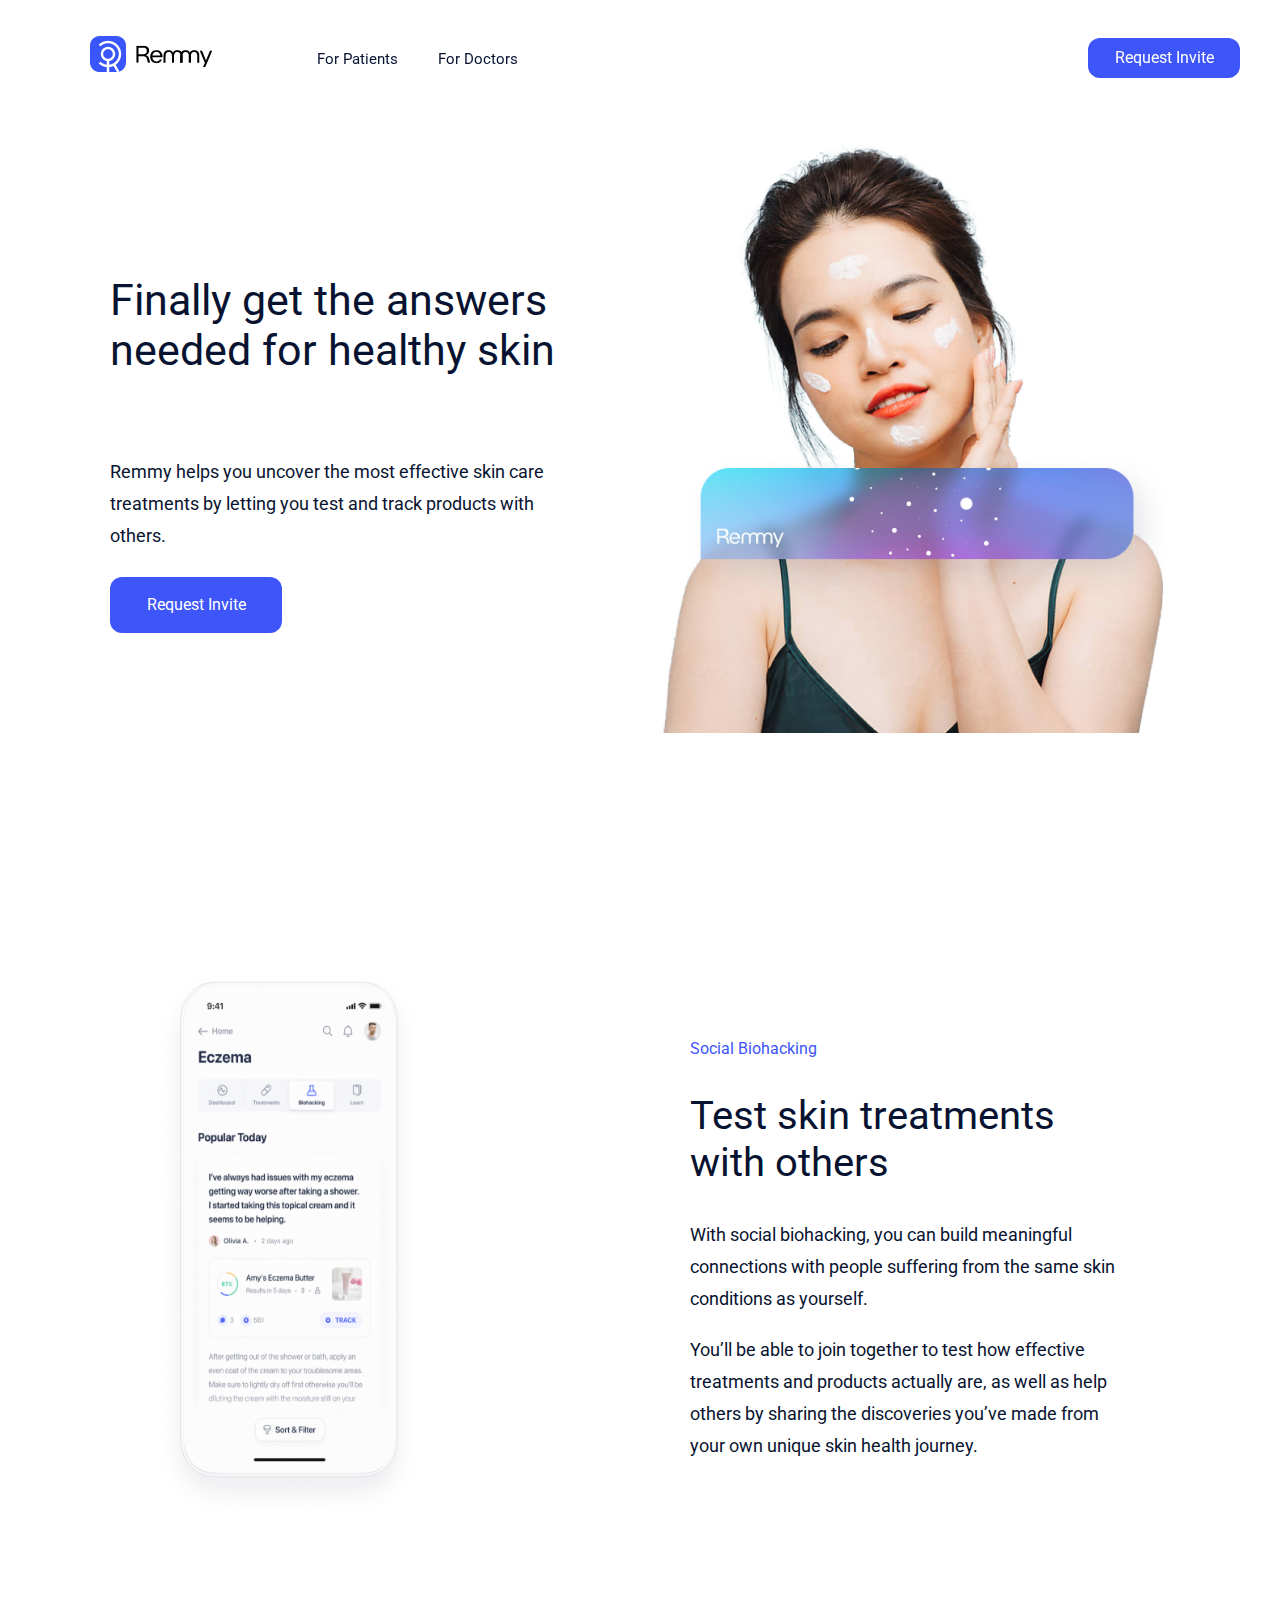
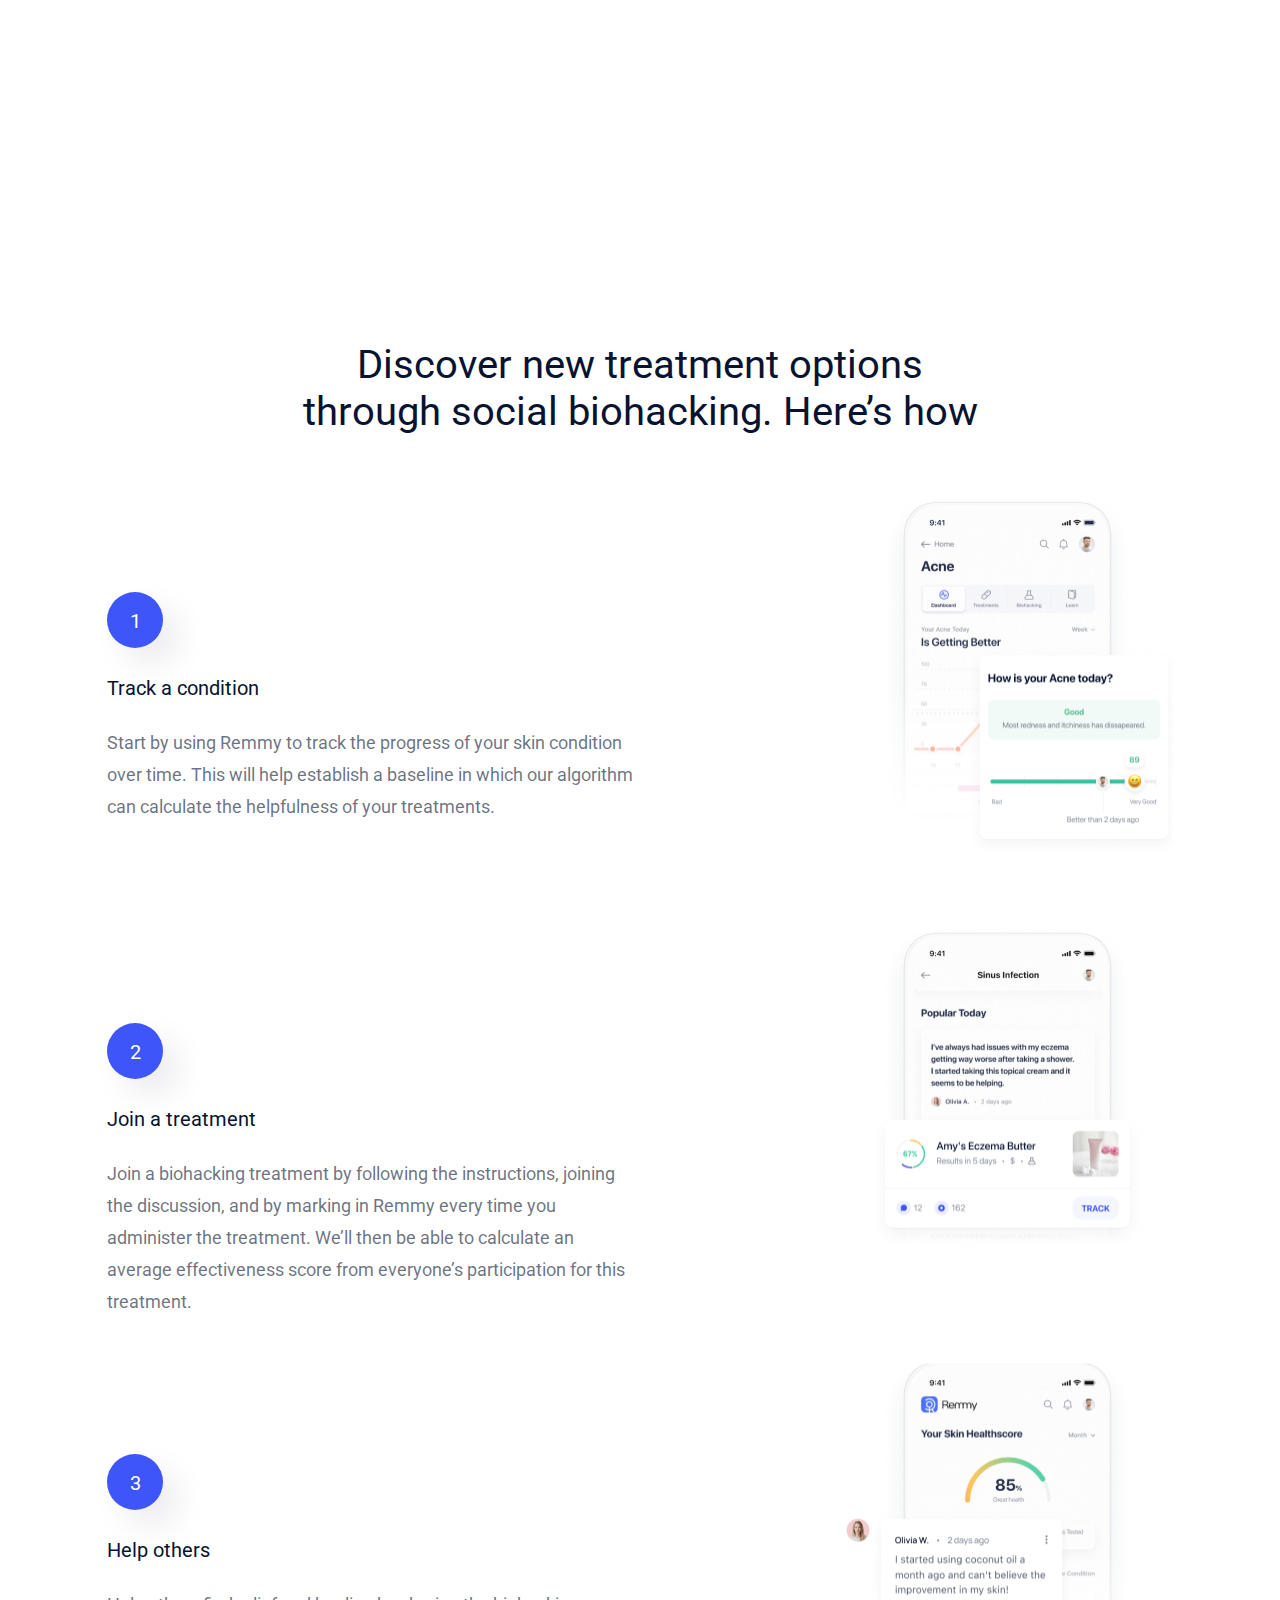
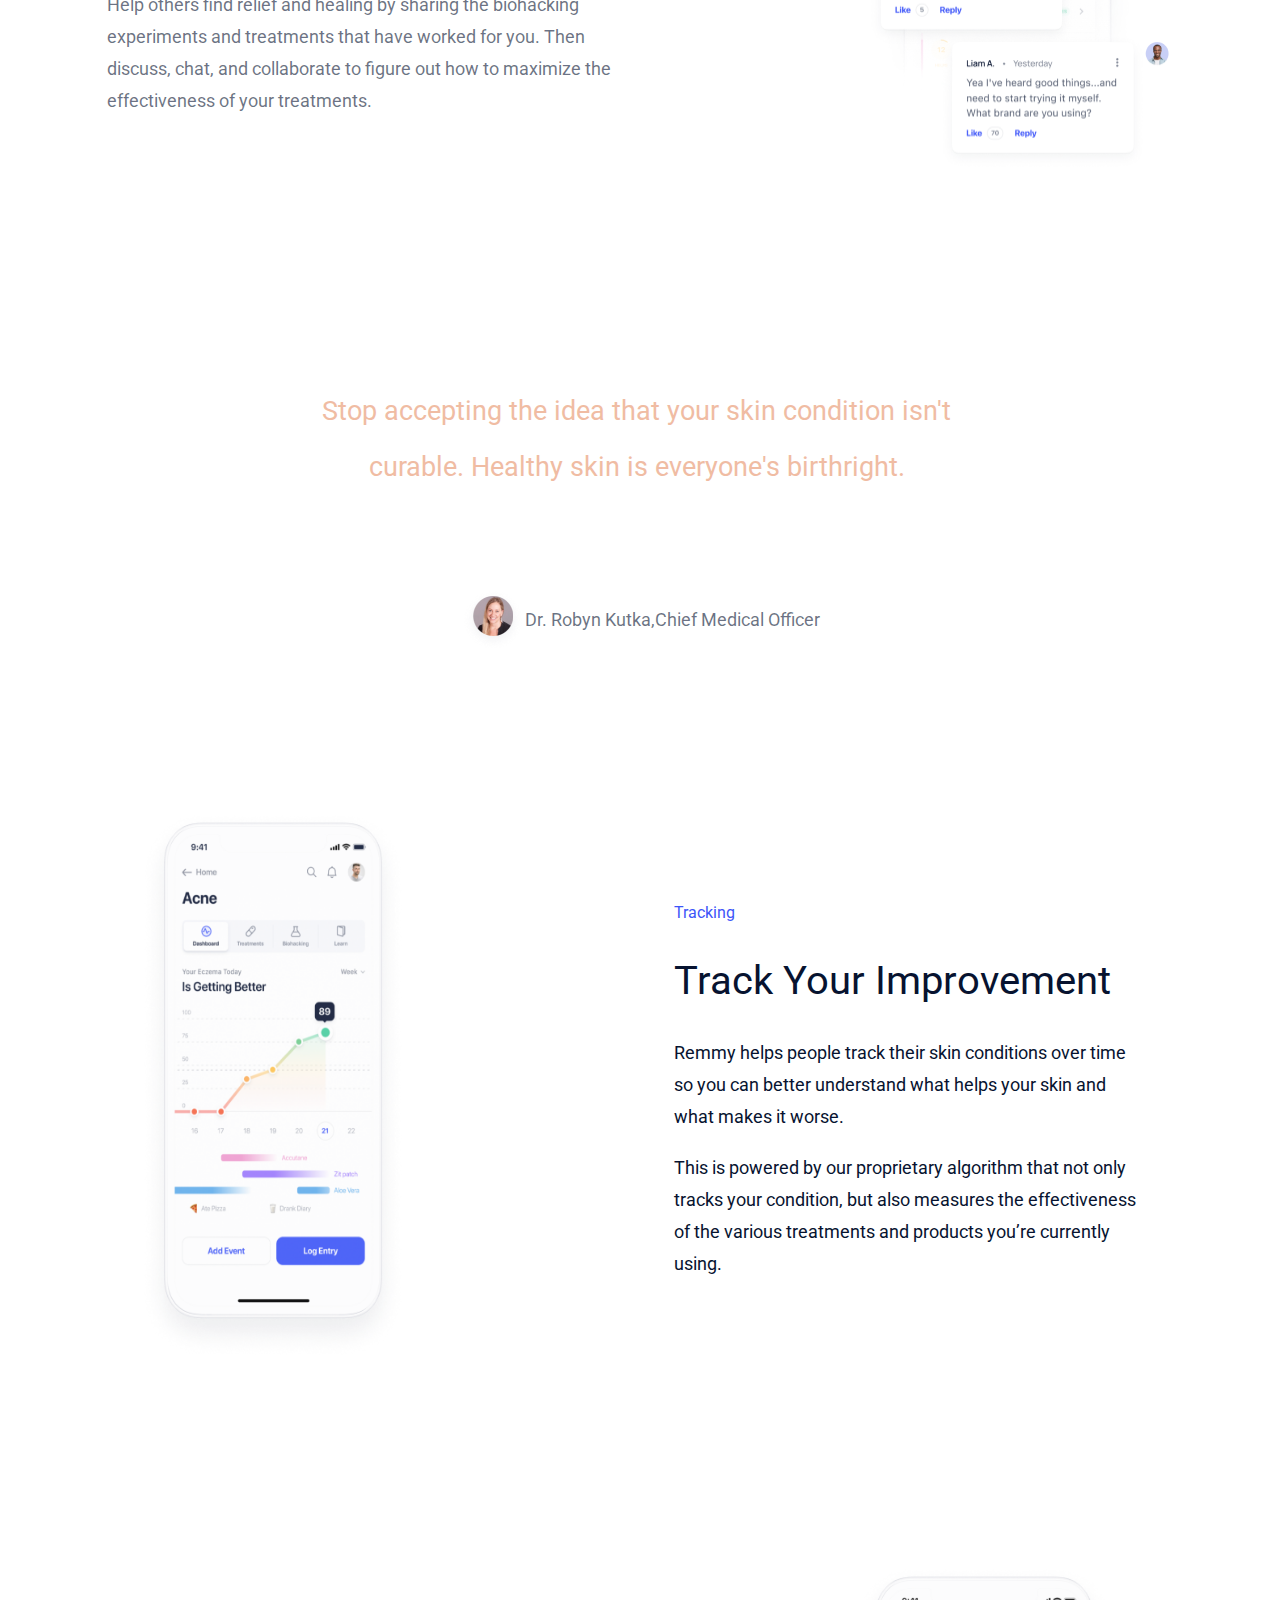
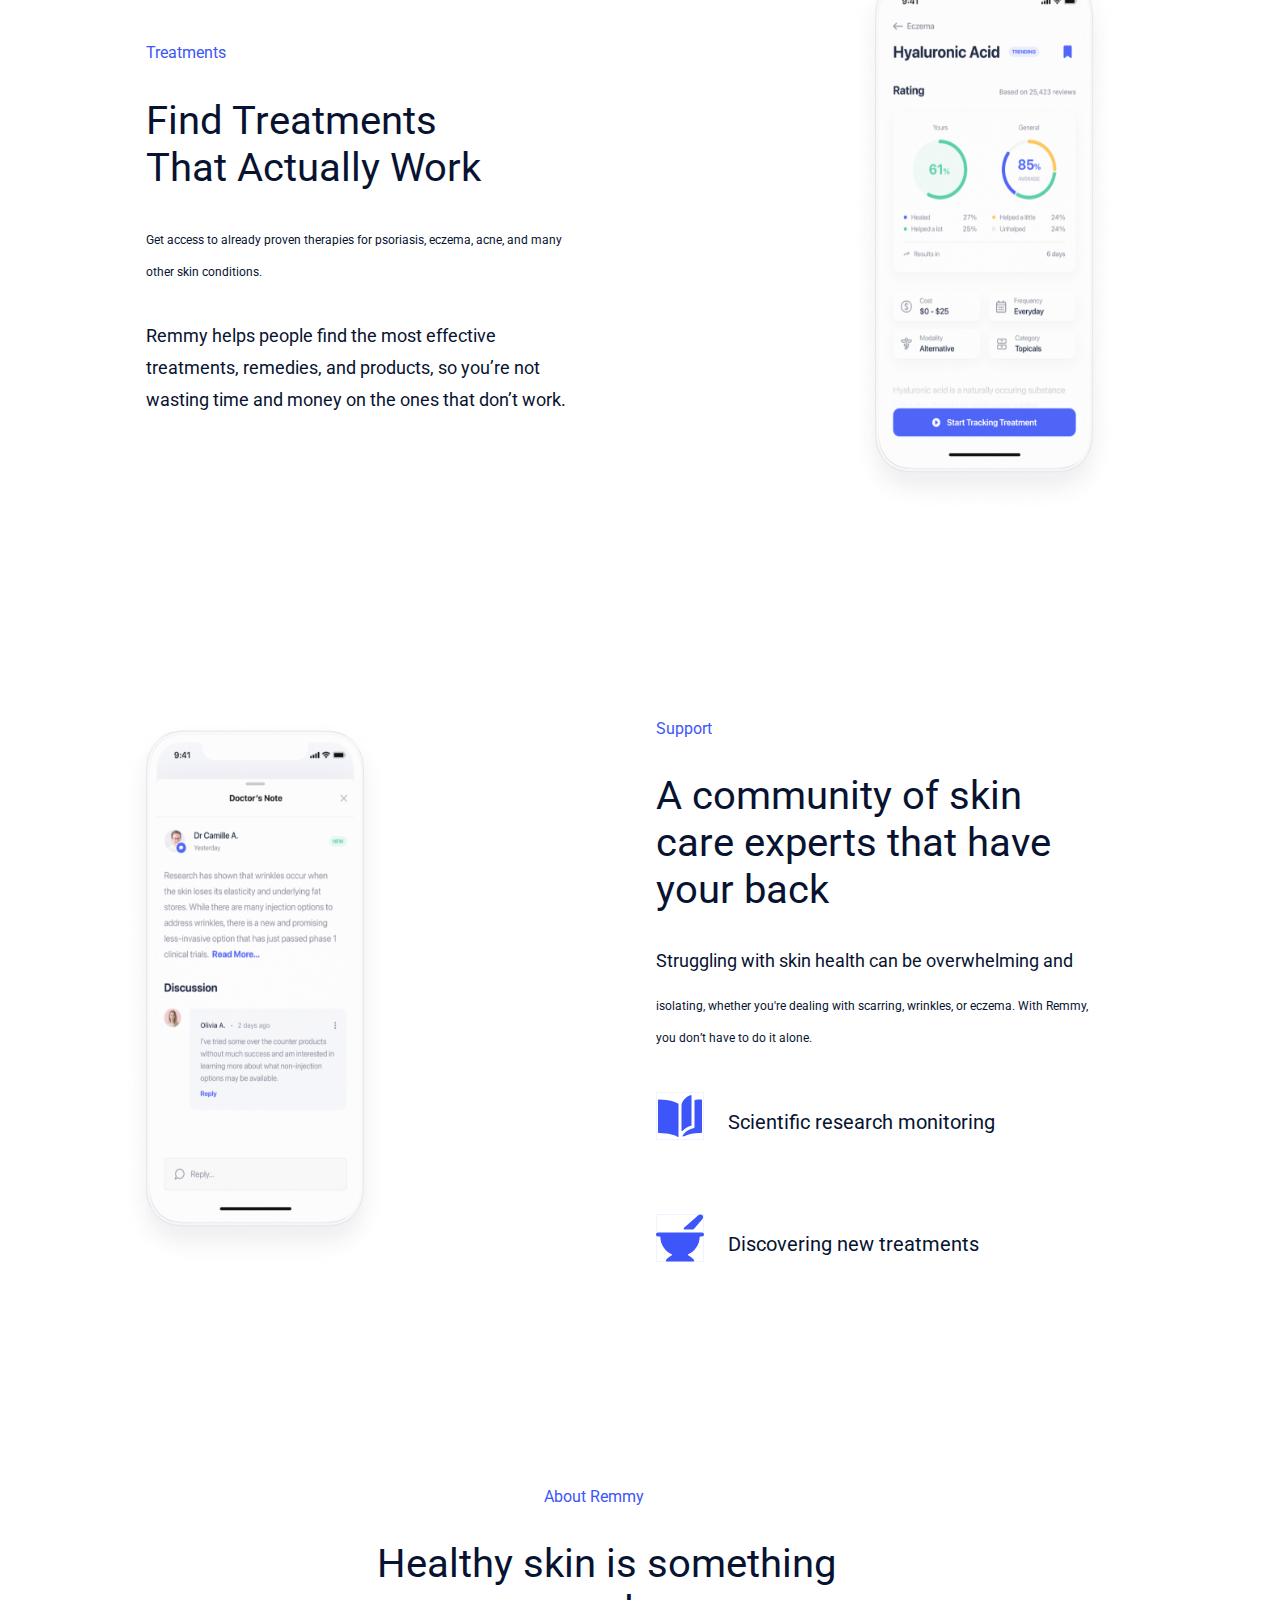
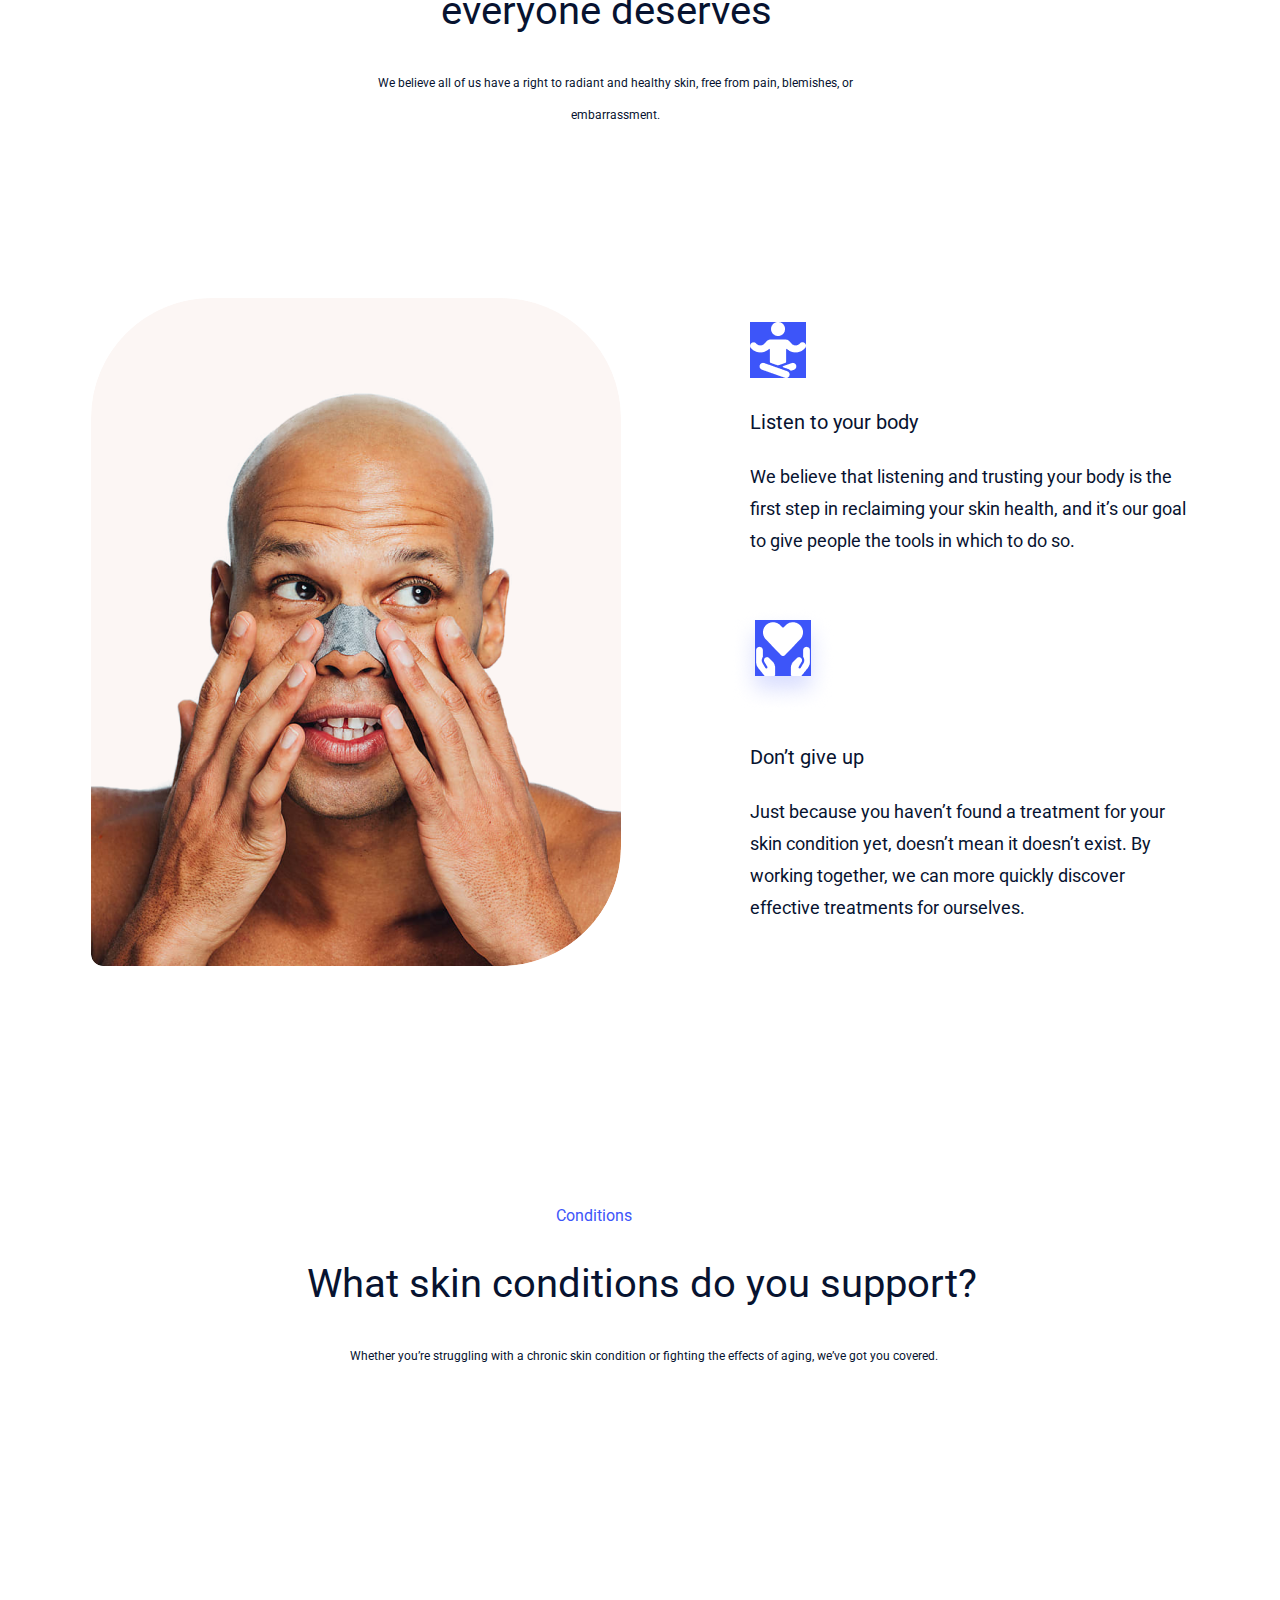
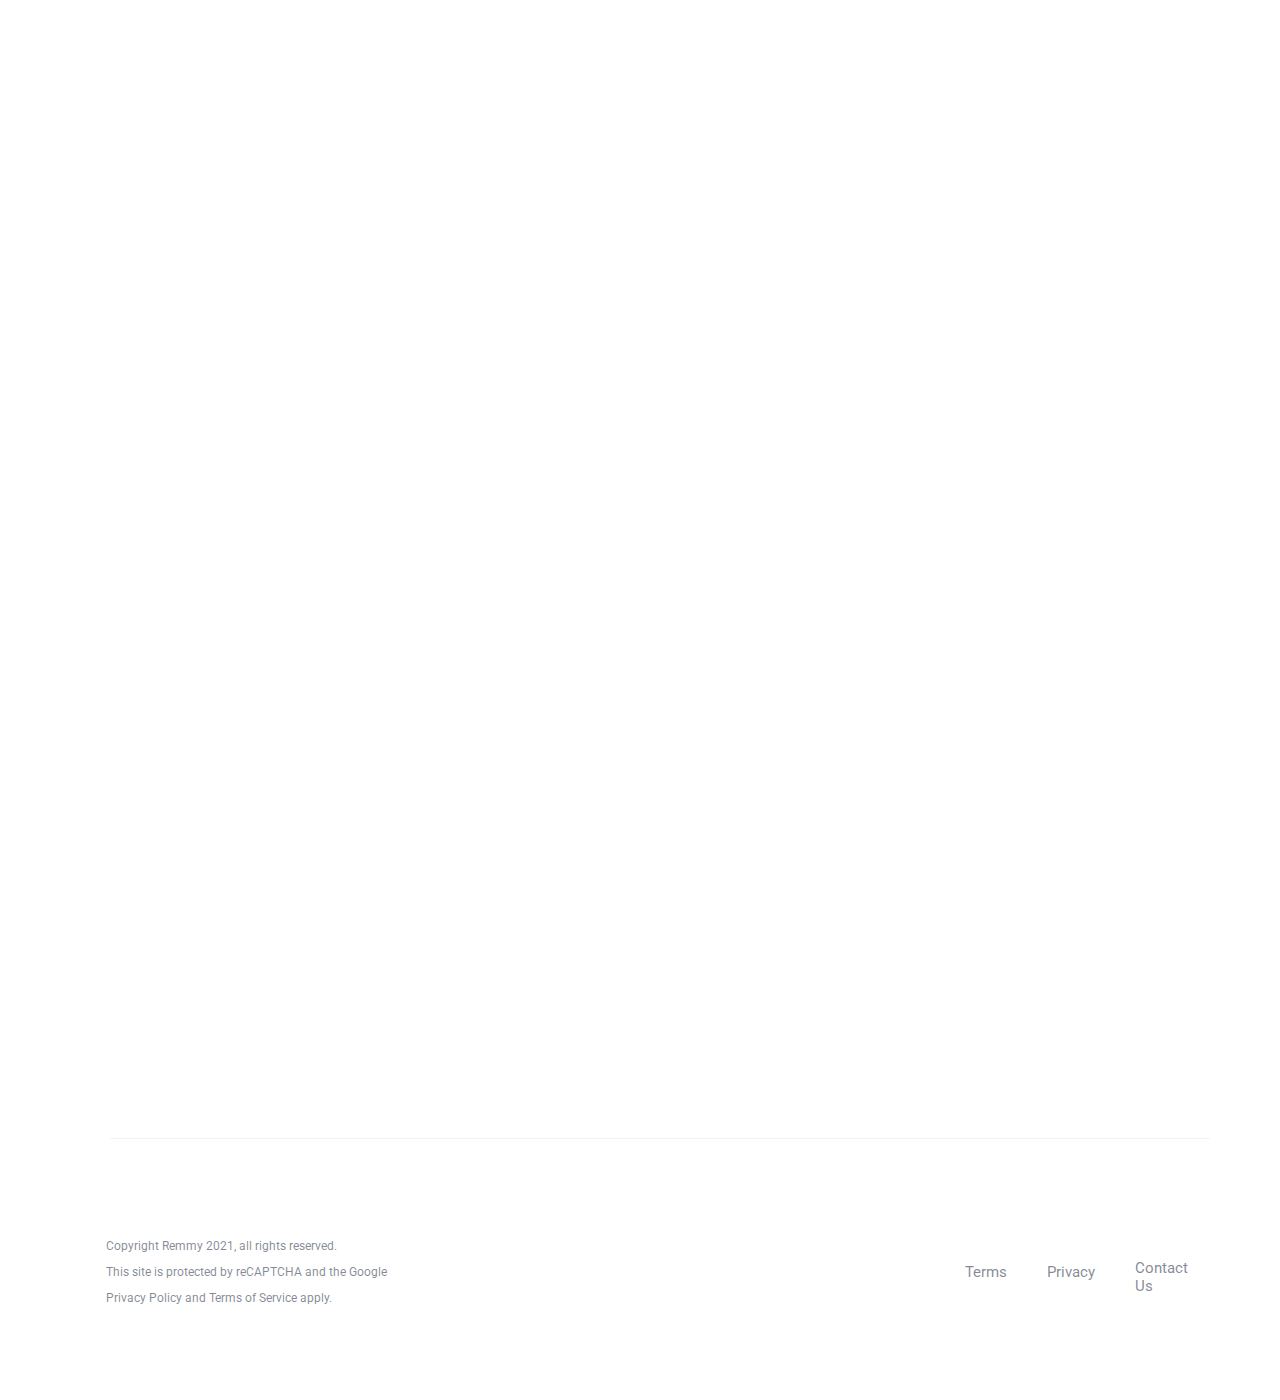
<file: index.html>
<!DOCTYPE html>
<html lang="en">
<head>
    <meta charset="UTF-8">
    <meta http-equiv="X-UA-Compatible" content="IE=edge">
    <meta name="viewport" content="width=device-width, initial-scale=1.0">
    <title>Remmy</title>
    <link rel="stylesheet" href="./style.css/main.css">
    <link rel="preconnect" href="https://fonts.googleapis.com">
    <link rel="preconnect" href="https://fonts.gstatic.com" crossorigin>
    <link href="https://fonts.googleapis.com/css2?family=Roboto:ital,wght@0,400;0,500;1,400;1,500&family=Rubik:ital,wght@0,400;0,500;1,500&display=swap" rel="stylesheet">
</head>
<body>
    <div class="container">
        <header class="main-header">
            <section class="header-section">
                <div class="header-section-1">
                    <h1>
                        <a href="#">
                            <img src="./imege/Image/image 1.svg" alt="Remmy logosi">
                        </a>
                    </h1>
                    <nav class="nav-bar">
                        <ul>
                            <li><a href="#">For Patients</a></li>
                            <li><a href="#">For Doctors</a></li>
                        </ul>
                    </nav>
                </div>
                <div class="header-section2">
                    <div class="header-button">
                        <button class="btn-primary"><span>Request Invite</span></button>
                    </div>
                </div>    
            </section>
        </header>
    </div>
    <div class="container">
        <main>
            <section class="main-sec-1">
                
                <div class="sec1-div">
                    <h2 class="healthy-skin">Finally get the answers needed for healthy skin</h2>
                    <p class="healthy-skin-p">Remmy helps you uncover the most effective skin care treatments by letting you test and track products with others.</p>
                    <div class="healthy-skin-box">
                        <button class="btn-primary"><span>Request Invite</span></button>
                    </div>
                </div>
                <img class="healthy-skin-img" src="./imege/Image/Rectangle.png" alt="healthy skin image bor" >
            </section>
            <section class="main-sec-2">
                <img class="phone-img" src="./imege/Image/Rectangle (1).png" alt="Remmy phone image bor">
                <div class="informations">
                    <span class="title">Social Biohacking</span>
                    <h2 class="big-title">Test skin treatments with others</h2>
                    <p class="info">With social biohacking, you can build meaningful 
                        connections with people suffering from the same skin conditions as yourself.</p>
                    <p class="info">You’ll be able to join together to test how effective treatments 
                        and products actually are, as well as help others by sharing the discoveries you’ve made from your own unique 
                        skin health journey.</p>
                </div>
            </section>
            <section class="main-sec-3">
                <h2>Discover new treatment options through social biohacking. Here’s how</h2>
                <div class="treatment-options">
                    <div class="new-options">
                        <div><span>1</span></div>
                        <h3>Track a condition</h3>
                        <p>Start by using Remmy to track the progress of your skin condition over time. 
                            This will help establish a baseline in which our algorithm can calculate the helpfulness of your treatments.</p>
                    </div>
                    <img src="./imege/Image/image 3 (1).png" alt="acne app">
                </div>
                <div class="treatment-options">
                    <div class="new-options">
                        <div><span>2</span></div>
                        <h3>Join a treatment</h3>
                        <p>Join a biohacking treatment by following the instructions, joining the discussion, 
                            and by marking in Remmy every time you administer the treatment. We’ll then be able to calculate an average effectiveness score from everyone’s participation for this treatment.</p>
                    </div>
                    <img src="./imege/Image/image 2 (2).png" alt="messages from patient">
                </div>
                <div class="treatment-options">
                    <div class="new-options">
                        <div><span>3</span></div>
                        <h3>Help others</h3>
                        <p>Help others find relief and healing by sharing the biohacking experiments and treatments that have worked for
                            you. Then discuss, chat, and collaborate to figure out how to maximize the effectiveness of your treatments.</p>
                    </div>
                    <img src="./imege/Image/Rectangle (2).png" alt="skin healthscore">
                </div>
            </section>
            <section class="main-sec-4">
                <h2 class="sec4-h2">Stop accepting the idea that your skin condition isn't curable. Healthy skin is everyone's birthright.</h2>
                <div class="customers-name">
                    <img src="./imege/Image/Rectangle (3).png" alt="woman's photo">
                    <p class="robyn-kutka">Dr. Robyn Kutka,Chief Medical Officer</p>
                </div>
                <div class="info-div-1">
                    <img class="phone-img" src="./imege/Image/Rectangle (5).png" alt="acne app">
                    <div class="informations">
                        <span class="title">Tracking</span>
                        <h2 class="big-title">Track Your Improvement</h2>
                        <p class="info">Remmy helps people track their skin conditions over time so you 
                            can better understand what helps your skin and what makes it worse.</p>
                        <p class="info">This is powered by our proprietary algorithm that not only tracks your condition, 
                            but also measures the effectiveness of the various treatments and products you’re currently using.</p>
                    </div>
                </div>
                <div class="info-div-2">
                    <div class="informations-2">
                        <span class="title">Treatments</span>
                        <h2 class="big-title">Find Treatments That Actually Work</h2>
                        <p class="info-2">Get access to already proven therapies for psoriasis, 
                            eczema, acne, and many other skin conditions.</p>
                        <p class="info">Remmy helps people find the most effective treatments, remedies, and 
                            products, so you’re not wasting time and money on the ones that don’t work.</p>
                    </div>
                    <img class="phone-img" src="./imege/Image/Rectangle (6).png" alt="treatment app">
                </div>
                <div class="info-div-3">
                    <img class="phone-img2" src="./imege/Image/Rectangle (7).png" alt="Dr Camillie's comment">
                    <div class="informations-3">
                        <span class="title">Support</span>
                        <h2 class="big-title">A community of skin care experts that have your back</h2>
                        <p class="info">Struggling with skin health can be overwhelming and</p>
                        <p class="info-3">isolating, whether you're dealing with scarring, wrinkles, or eczema. With Remmy, you don’t have to do it alone.</p>
                        <div class="research-monitoring">
                            <img src="./imege/Image/Frame (1).svg" alt="book icon">
                            <p>Scientific research monitoring</p>
                        </div>
                        <div class="research-monitoring">
                            <img src="./imege/Image/Frame (2).svg" alt="bowl icon">
                            <p>Discovering new treatments</p>
                        </div>
                    </div>
                </div>
            </section>
            <section class="main-sec-5">
                <h2 class="about-remmy">About Remmy</h2>
                <h2 class="remmy-everyone">Healthy skin is something everyone deserves</h2>
                <p class="remmy-p">We believe all of us have a right to radiant and healthy skin, free from pain, blemishes, or embarrassment.</p>
                <div class="motivation-remmy">
                    <img class="motivation-img" src="./imege/Image/Rectangle (8).png" alt="man's photo while he's taking care of skin">
                    <div class="motivations">
                        <div class="dont-give-up">
                            <img class="dont-img" src="./imege/Image/Frame.png" alt="person doing yoga icon">
                            <h3 class="dont-h3">Listen to your body</h3>
                            <p>We believe that listening and trusting your body is the first step in reclaiming your 
                                skin health, and it’s our goal to give people the tools in which to do so.</p>
                        </div>
                        <div class="dont-give-up">
                            <img class="love-yourself" src="./imege/Image/Frame (1).png" alt="person holding heart icon">
                            <h3 class="love-h3">Don’t give up</h3>
                            <p>Just because you haven’t found a treatment for your skin condition yet, doesn’t mean it doesn’t exist. 
                                By working together, we can more quickly discover effective treatments for ourselves.</p>
                        </div>
                    </div>
                </div>
            </section>
            <section class="main-sec-6">
                <h2 class="about-remmy">Conditions</h2>
                <h2 class="remmy-everyone2">What skin conditions do you support?</h2>
                <p class="remmy-p">Whether you’re struggling with a chronic skin condition 
                    or fighting the effects of aging, we’ve got you covered.</p>
                <div class="btn-ills">
                    <div class="btn-ills-10">
                        <span class="plus">+</span>
                        <p></p>
                    </div>
                    <div class="btn-ills-10">
                        <span class="plus">+</span>
                        <p></p>
                    </div>
                    <div class="btn-ills-10">
                        <span class="plus">+</span>
                        <p></p>
                    </div>
                    <div class="btn-ills-10">
                        <span class="plus">+</span>
                        <p></p>
                    </div>
                    <div class="btn-ills-10">
                        <span class="plus">+</span>
                        <p></p>
                    </div>
                    <div class="btn-ills-10">
                        <span class="plus">+</span>
                        <p></p>
                    </div>
                    <div class="btn-ills-10">
                        <span class="plus">+</span>
                        <p></p>
                    </div>
                    <div class="btn-ills-10">
                        <span class="plus">+</span>
                        <p></p>
                    </div>
                    <div class="btn-ills-10">
                        <span class="plus">+</span>
                        <p></p>
                    </div>
                    <div class="btn-ills-10">
                        <span class="plus">+</span>
                        <p></p>
                    </div>
                </div>
            </section>
        </main>
    </div>
    <div class="container">
        <footer>
            <span class="line"></span>
            <div class="footer">
                <div class="footer-div">
                    <p>Copyright Remmy 2021, all rights reserved.</p>
                    <p>This site is protected by reCAPTCHA and the Google</p>
                    <p>Privacy Policy and Terms of Service apply.</p>
                </div>
                <div class="footer-div-2">
                    <nav>
                        <ul>
                            <li><a href="#">Terms</a></li>
                            <li><a href="#">Privacy</a></li>
                            <li class="footer-li"><a href="#">Contact Us</a></li>
                        </ul>
                    </nav>
                </div>
            </div>
        </footer>
    </div>
</body>
</html>
</file>
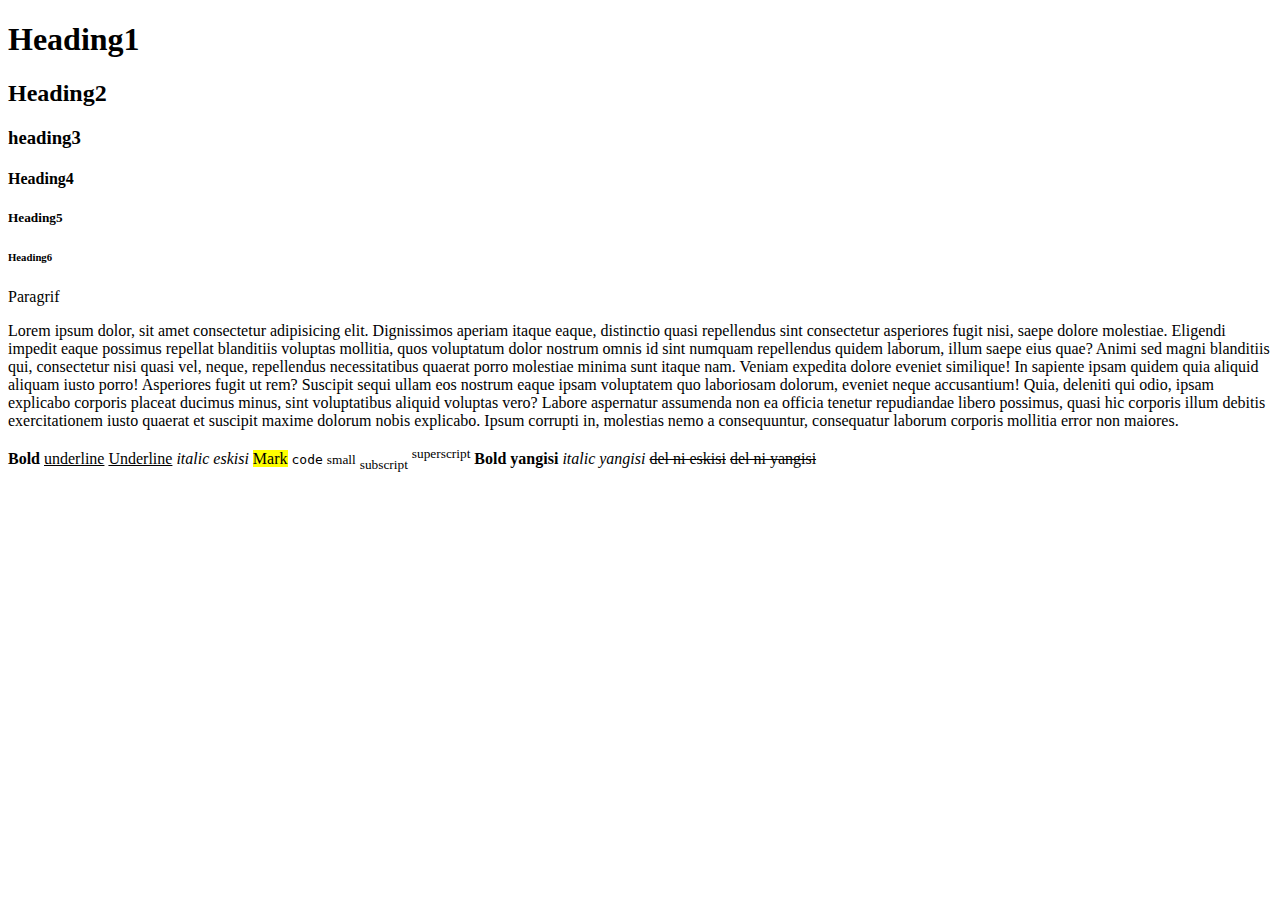
<file: 1-dars.html>
<!DOCTYPE html>
<html lang="en">
<head>
    <meta charset="UTF-8">
    <meta http-equiv="X-UA-Compatible" content="IE=edge">
    <meta name="viewport" content="width=device-width, initial-scale=1.0">
    <title>1-dars</title>
</head>
<body>
    <h1>Heading1</h1>
    <h2>Heading2</h2>
    <h3>heading3</h3>
    <h4>Heading4</h4>
    <h5>Heading5</h5>
    <h6>Heading6</h6>
    <p>Paragrif</p>
    <p>Lorem ipsum dolor, sit amet consectetur adipisicing elit. Dignissimos aperiam itaque eaque, distinctio quasi repellendus sint consectetur asperiores fugit nisi, saepe dolore molestiae. Eligendi impedit eaque possimus repellat blanditiis voluptas mollitia, quos voluptatum dolor nostrum omnis id sint numquam repellendus quidem laborum, illum saepe eius quae? Animi sed magni blanditiis qui, consectetur nisi quasi vel, neque, repellendus necessitatibus quaerat porro molestiae minima sunt itaque nam. Veniam expedita dolore eveniet similique! In sapiente ipsam quidem quia aliquid aliquam iusto porro! Asperiores fugit ut rem? Suscipit sequi ullam eos nostrum eaque ipsam voluptatem quo laboriosam dolorum, eveniet neque accusantium! Quia, deleniti qui odio, ipsam explicabo corporis placeat ducimus minus, sint voluptatibus aliquid voluptas vero? Labore aspernatur assumenda non ea officia tenetur repudiandae libero possimus, quasi hic corporis illum debitis exercitationem iusto quaerat et suscipit maxime dolorum nobis explicabo. Ipsum corrupti in, molestias nemo a consequuntur, consequatur laborum corporis mollitia error non maiores.</p>
    <b>Bold</b>
    <ins>underline</ins>
    <u>Underline</u>
    <i>italic eskisi</i>
   <mark>Mark</mark>
   <code>code</code>
   <small>small</small>
   <sub>subscript</sub>
   <sup>superscript</sup>
   <strong>Bold yangisi</strong>
   <em>italic yangisi</em>
   <s>del ni eskisi</s>
   <del>del ni yangisi</del>
</body>
</html>
</file>
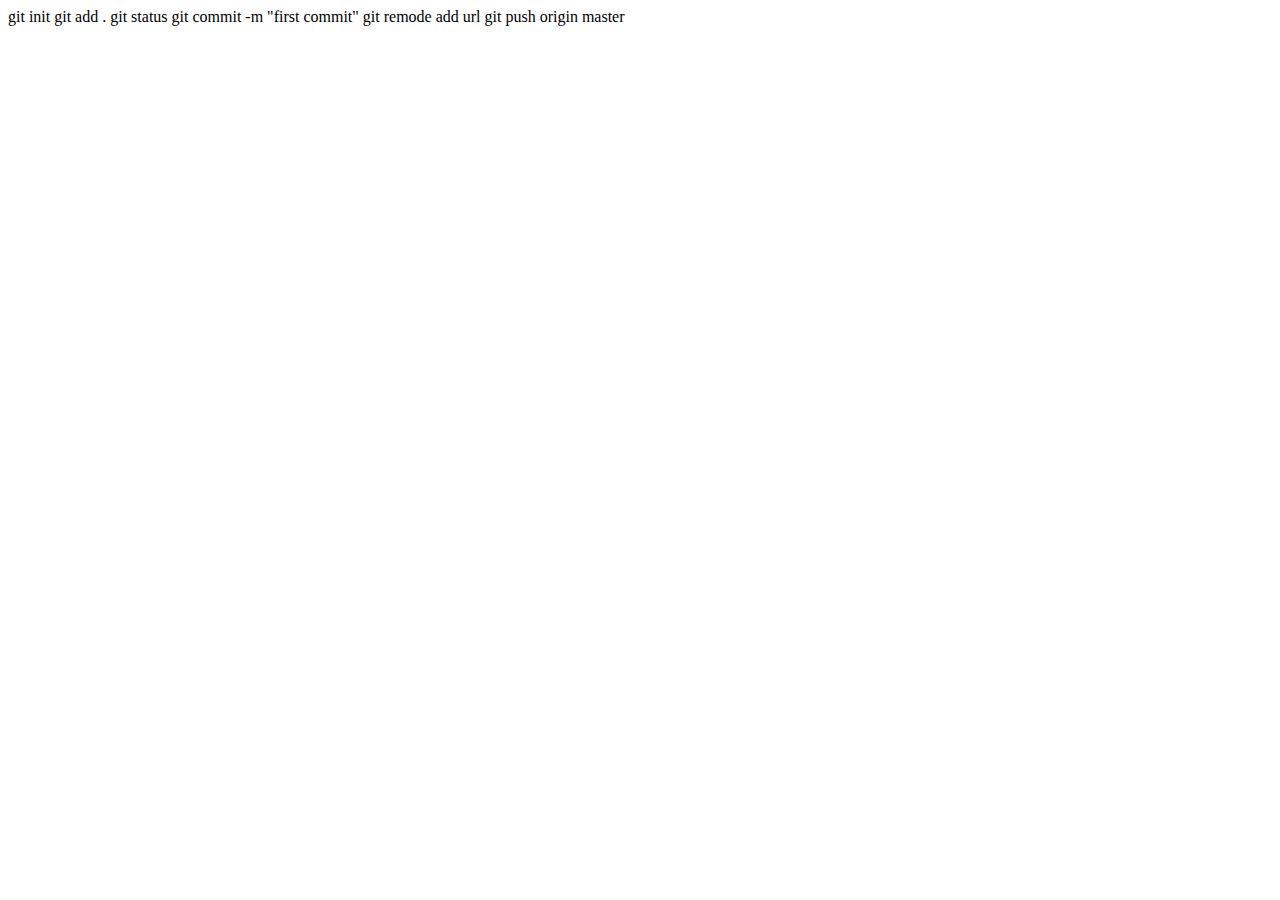
<file: 13-dars.html>
<!DOCTYPE html>
<html lang="en">
<head>
    <meta charset="UTF-8">
    <meta http-equiv="X-UA-Compatible" content="IE=edge">
    <meta name="viewport" content="width=device-width, initial-scale=1.0">
    <title>Document</title>
    <link rel="stylesheet" href="./css/main2.css">
</head>
<body>
    git init 
    git add .
    git status
    git commit -m "first commit"
    git remode add url
    git push origin master
</body>
</html>
</file>
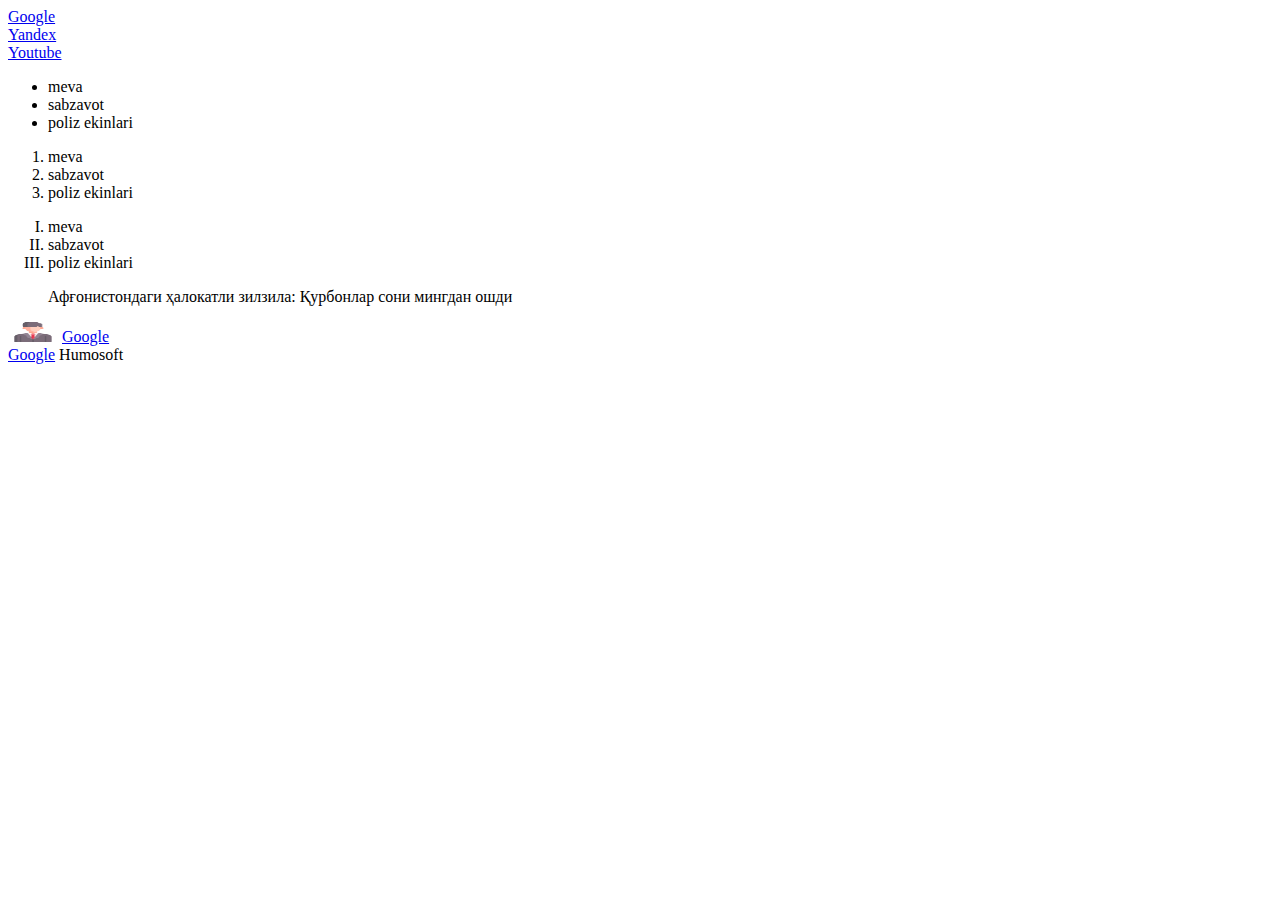
<file: 2-dars.html>
<!DOCTYPE html>
<html lang="en">
<head>
    <meta charset="UTF-8">
    <meta http-equiv="X-UA-Compatible" content="IE=edge">
    <meta name="viewport" content="width=a
    , initial-scale=1.0">
    <title>2-dars</title>
</head>
<body>
    <a href="https://www.google.com/">Google</a><br>
    <a href="https://www.yandex.com">Yandex</a><br>
    <a href="https://www.youtube.com">Youtube</a>
    <!--Salom,men mana shu yerda youtube hamda google manzillarini qo'shib ketdim-->
    <!--
        ol-order list(tartibli)
        ul-unorder list (tartibsiz)
        li-ro'yxat
    -->
    <ul>
        <li>meva</li>
        <li>sabzavot</li>
        <li>poliz ekinlari</li>
    </ul>
    <ol>
        <li>meva</li>
        <li>sabzavot</li>
        <li>poliz ekinlari</li>
    </ol>
    <ol type="I">
        <li>meva</li>
        <li>sabzavot</li>
        <li>poliz ekinlari</li>
    </ol>
    <blockquote cite="https://www.kun.uz/">
        Афғонистондаги ҳалокатли зилзила: Қурбонлар сони мингдан ошди
    </blockquote>
    <img src="./imege/Image/3220404.png" 
    alt="businessman"
    width="50px"
    height="20px"
    >
    <a href="https://www.google.com">Google</a><br>
    <a href="https://www.google.com"target="_blank" >Google</a>
    <adress>Humosoft</adress>
</body>
</html>
</file>
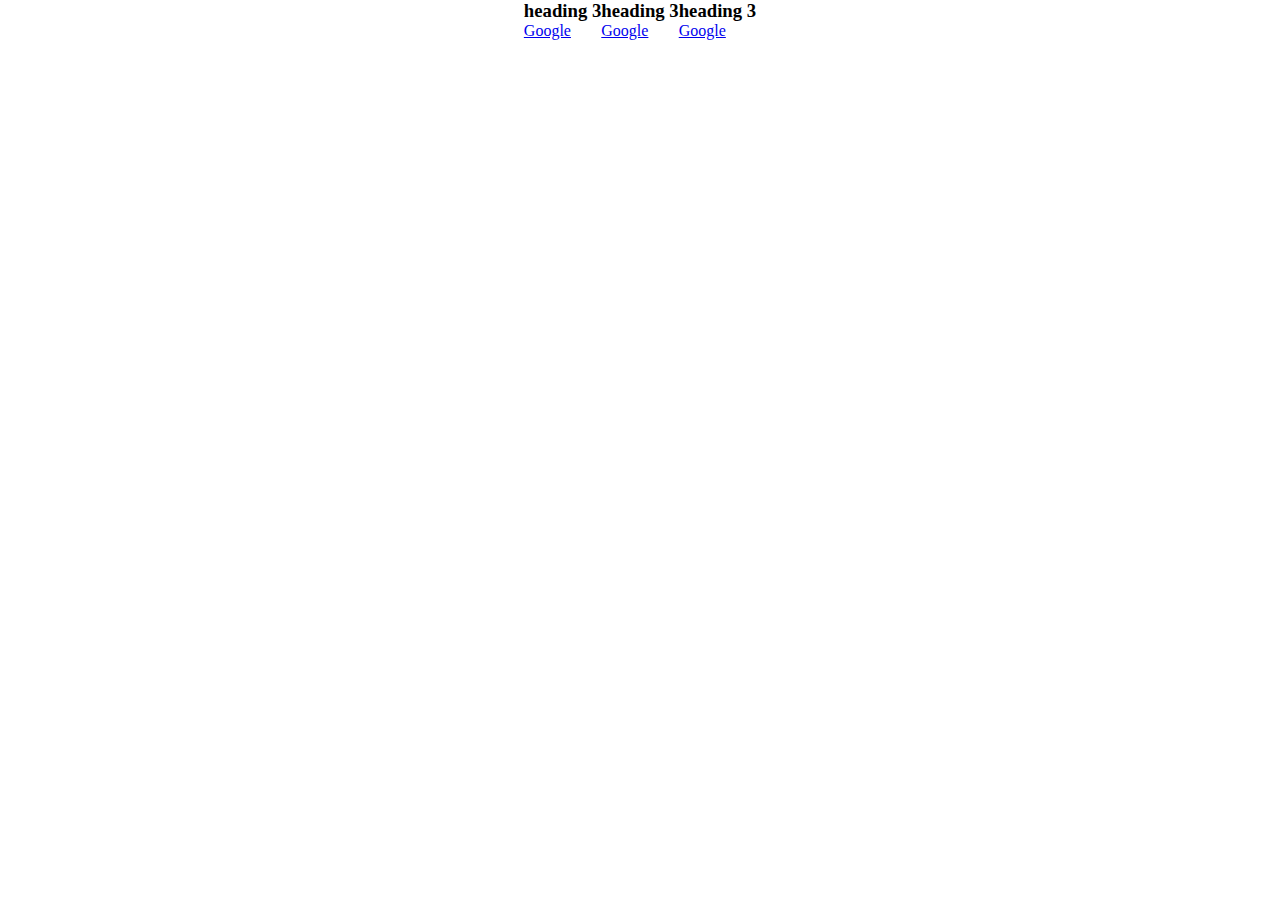
<file: 3-dars.html>
<!DOCTYPE html>
<html lang="en">
<head>
    <meta charset="UTF-8">
    <meta http-equiv="X-UA-Compatible" content="IE=edge">
    <meta name="viewport" content="width=device-width, initial-scale=1.0">
    <title>3-dars</title>
    <link rel="stylesheet" href="./style/main.css">
</head>
<body>
    <div class="salom">
        <h3>heading 3</h3>
        <a href="https://google.com/">Google</a>
    </div>
    <div class="salom">
        <h3>heading 3</h3>
        <a href="https://google.com/">Google</a>
    </div>
    <div id="voleykum">
        <h3>heading 3</h3>
        <a href="https://google.com/">Google</a>
    </div>
            
</body>
</html>
</file>
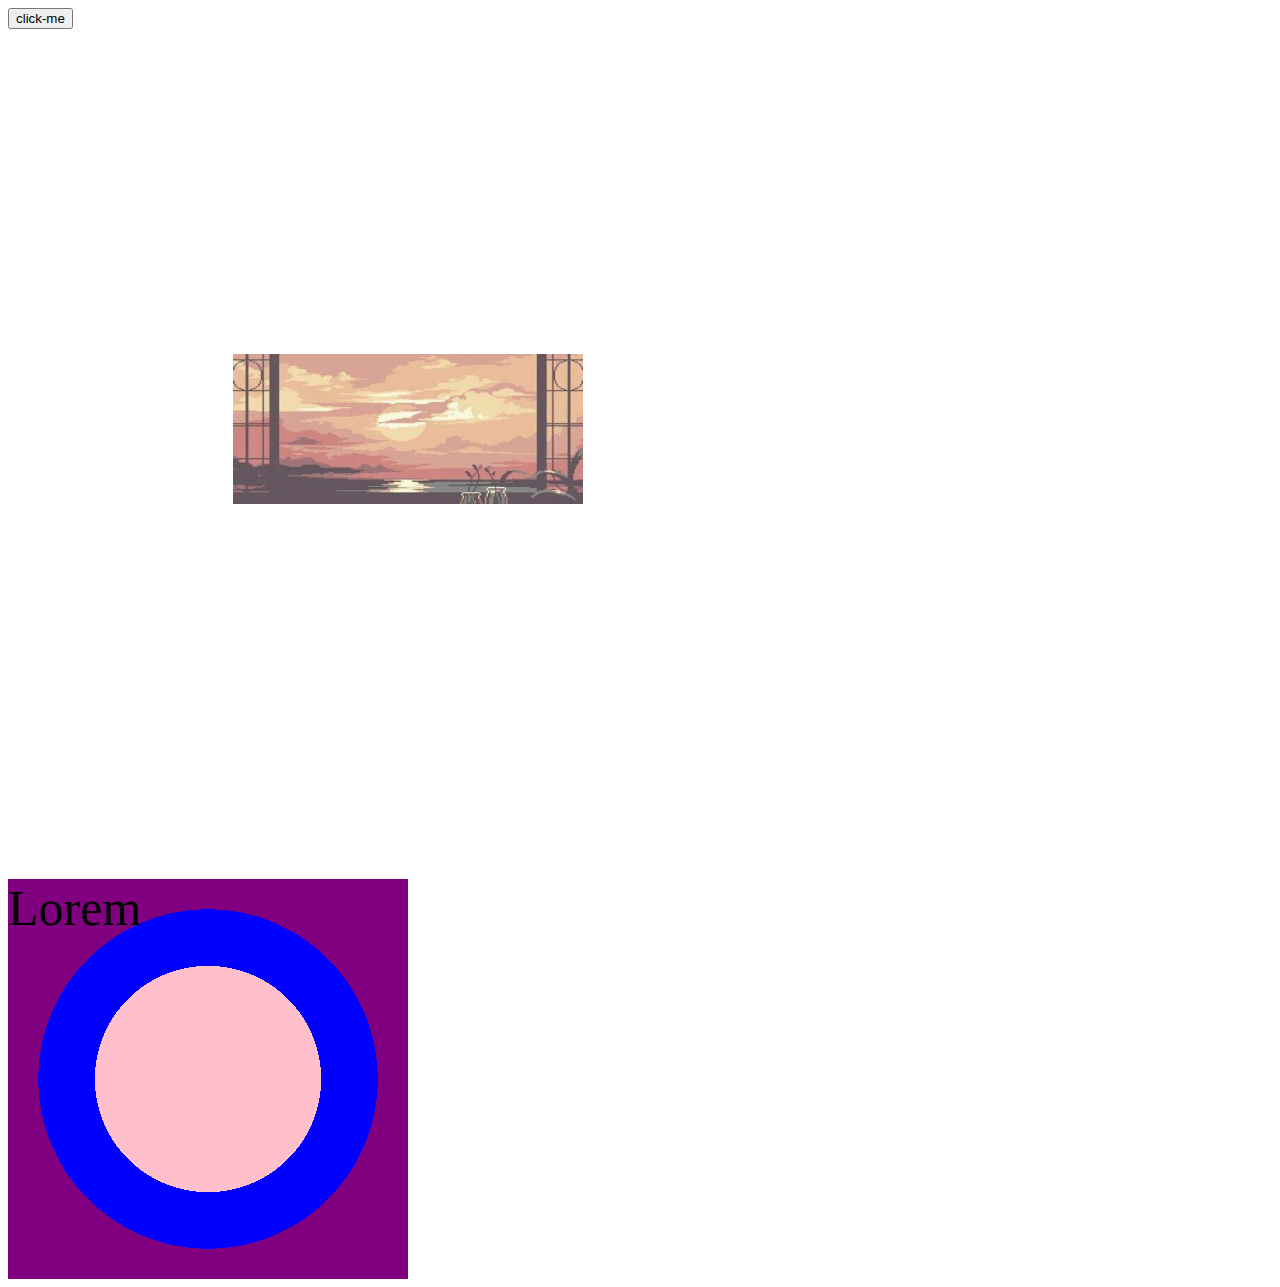
<file: 8-dars.html>
<!DOCTYPE html>
<html lang="en">
<head>
    <meta charset="UTF-8">
    <meta http-equiv="X-UA-Compatible" content="IE=edge">
    <meta name="viewport" content="width=device-width, initial-scale=1.0">
    <title>Document</title>
    <link rel="stylesheet" href="./style.css/main3.css">
</head>
<body>
    <button class="click-me">click-me</button>
    <div class="example"></div>
    <div class="box"><p>Lorem</p></div>
</body>
</html>
</file>
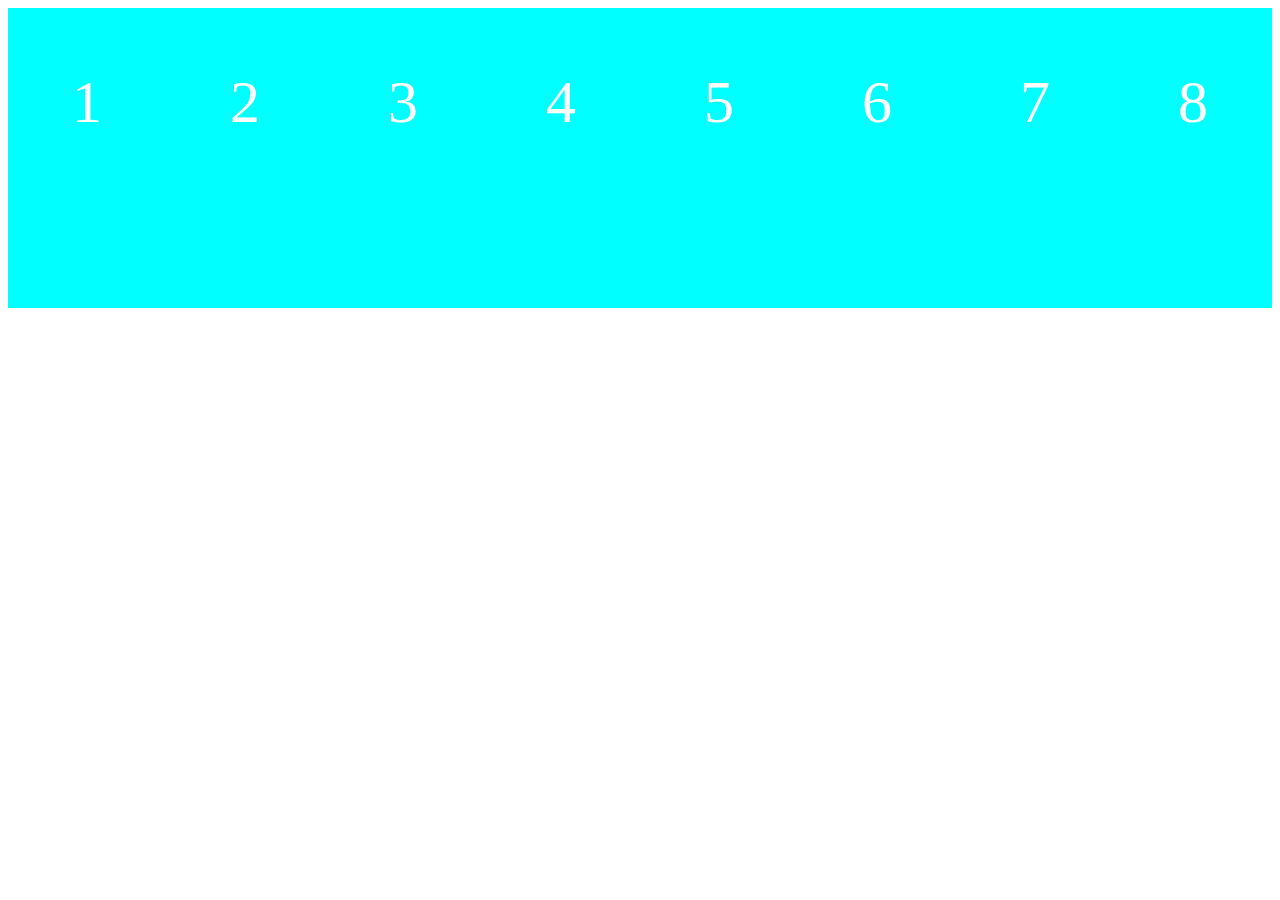
<file: 9-dars.html>
<!DOCTYPE html>
<html lang="en">
<head>
    <meta charset="UTF-8">
    <meta http-equiv="X-UA-Compatible" content="IE=edge">
    <meta name="viewport" content="width=device-width, initial-scale=1.0">
    <title>Document</title>
    <link rel="stylesheet" href="./style.css/main4.css">
</head>
<body>
    <div class="example">
        <p>1</p>
    </div>
    <div class="example">
        <p>2</p>
    </div>
    <div class="example">
        <p>3</p>
    </div>
    <div class="example">
        <p>4</p>
    </div>
    <div class="example">
        <p>5</p>
    </div>
    <div class="example">
        <p>6</p>
    </div>
    <div class="example">
        <p>7</p>
    </div>
    <div class="example">
        <p>8</p>
    </div>
</body>
</html>
</file>
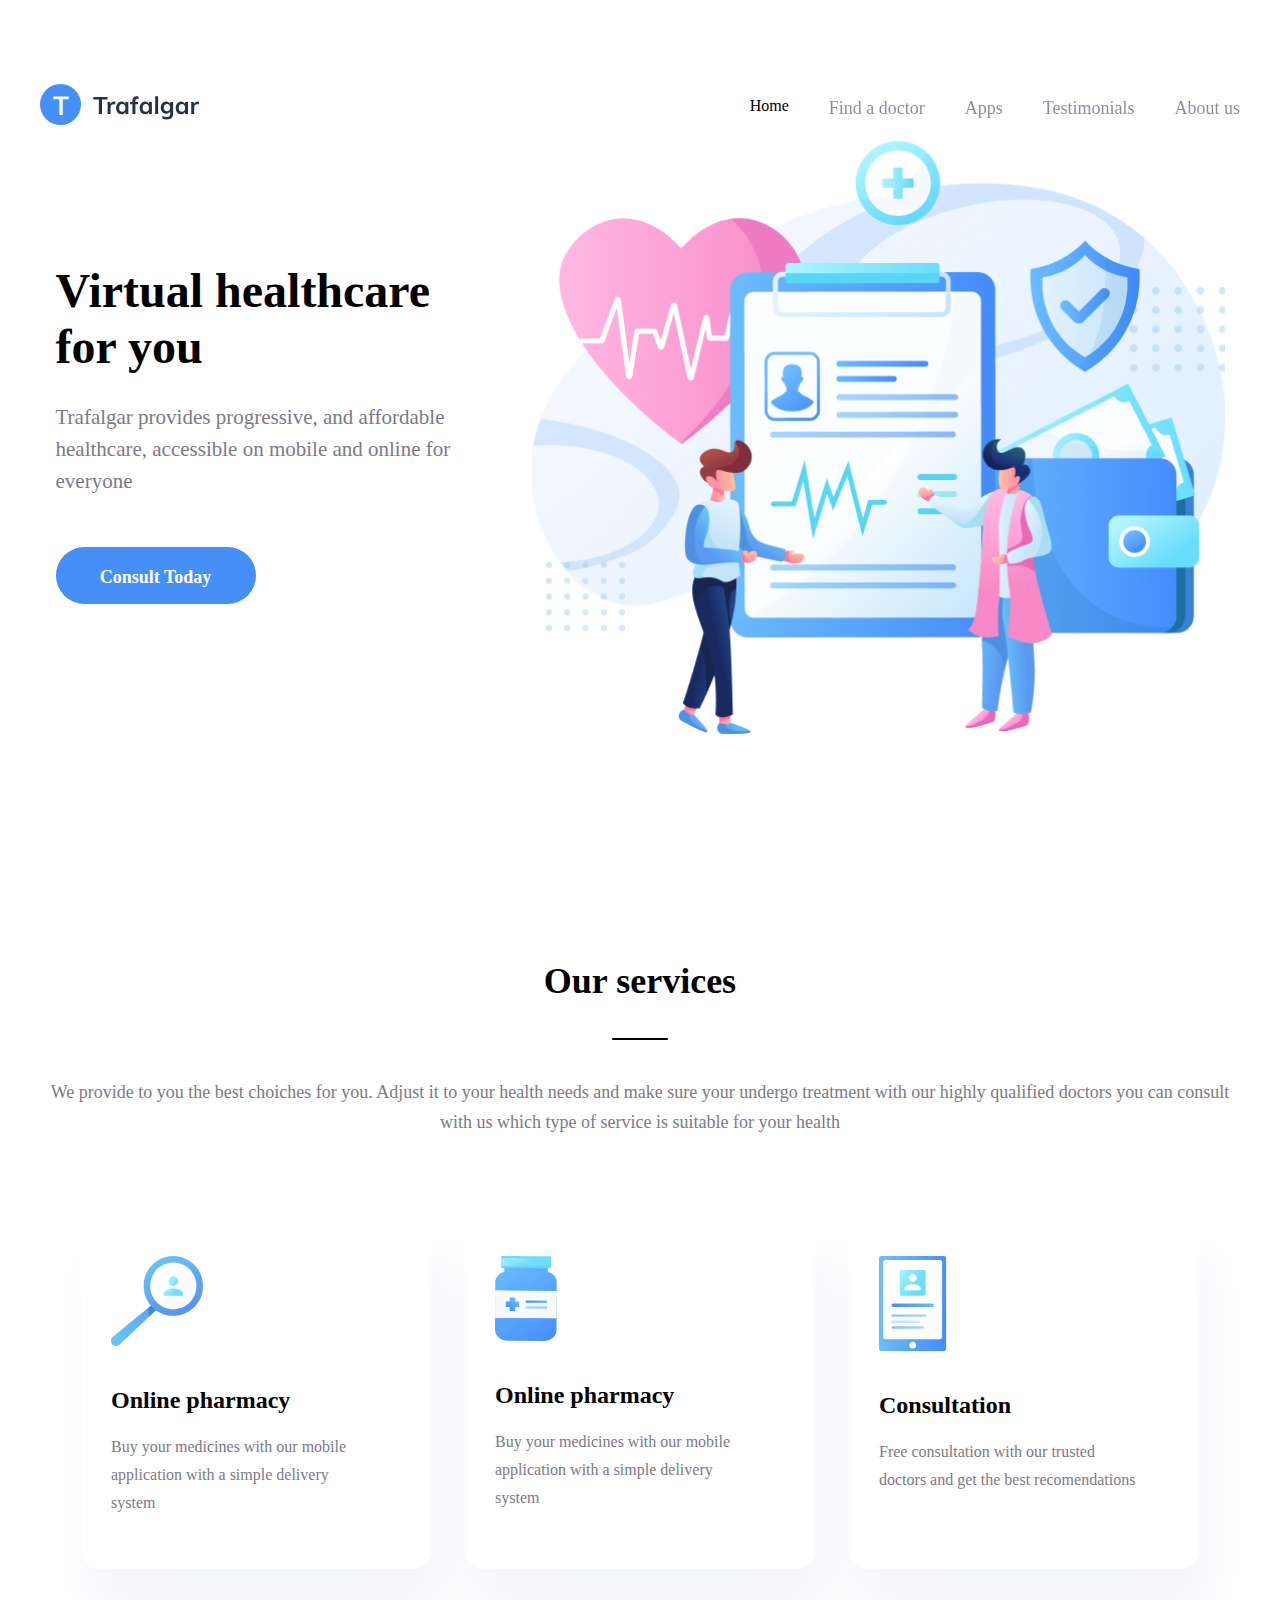
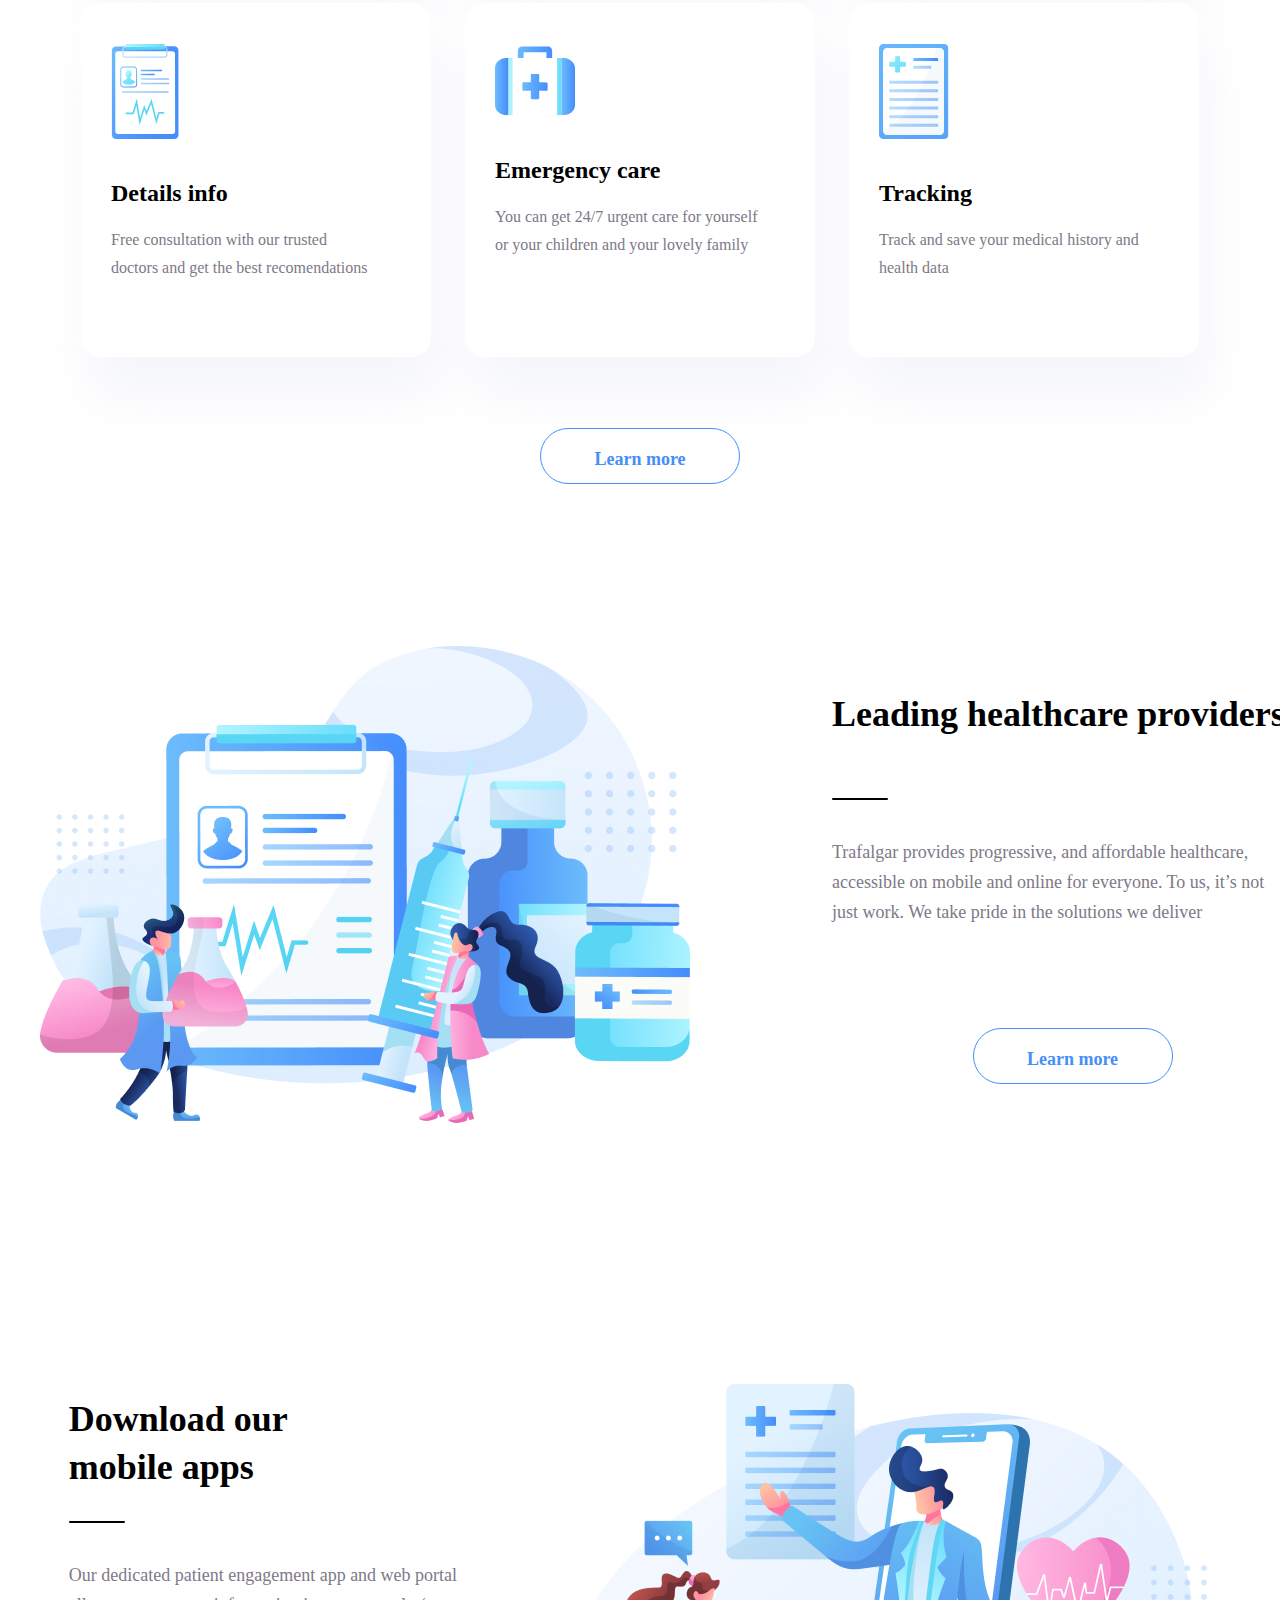
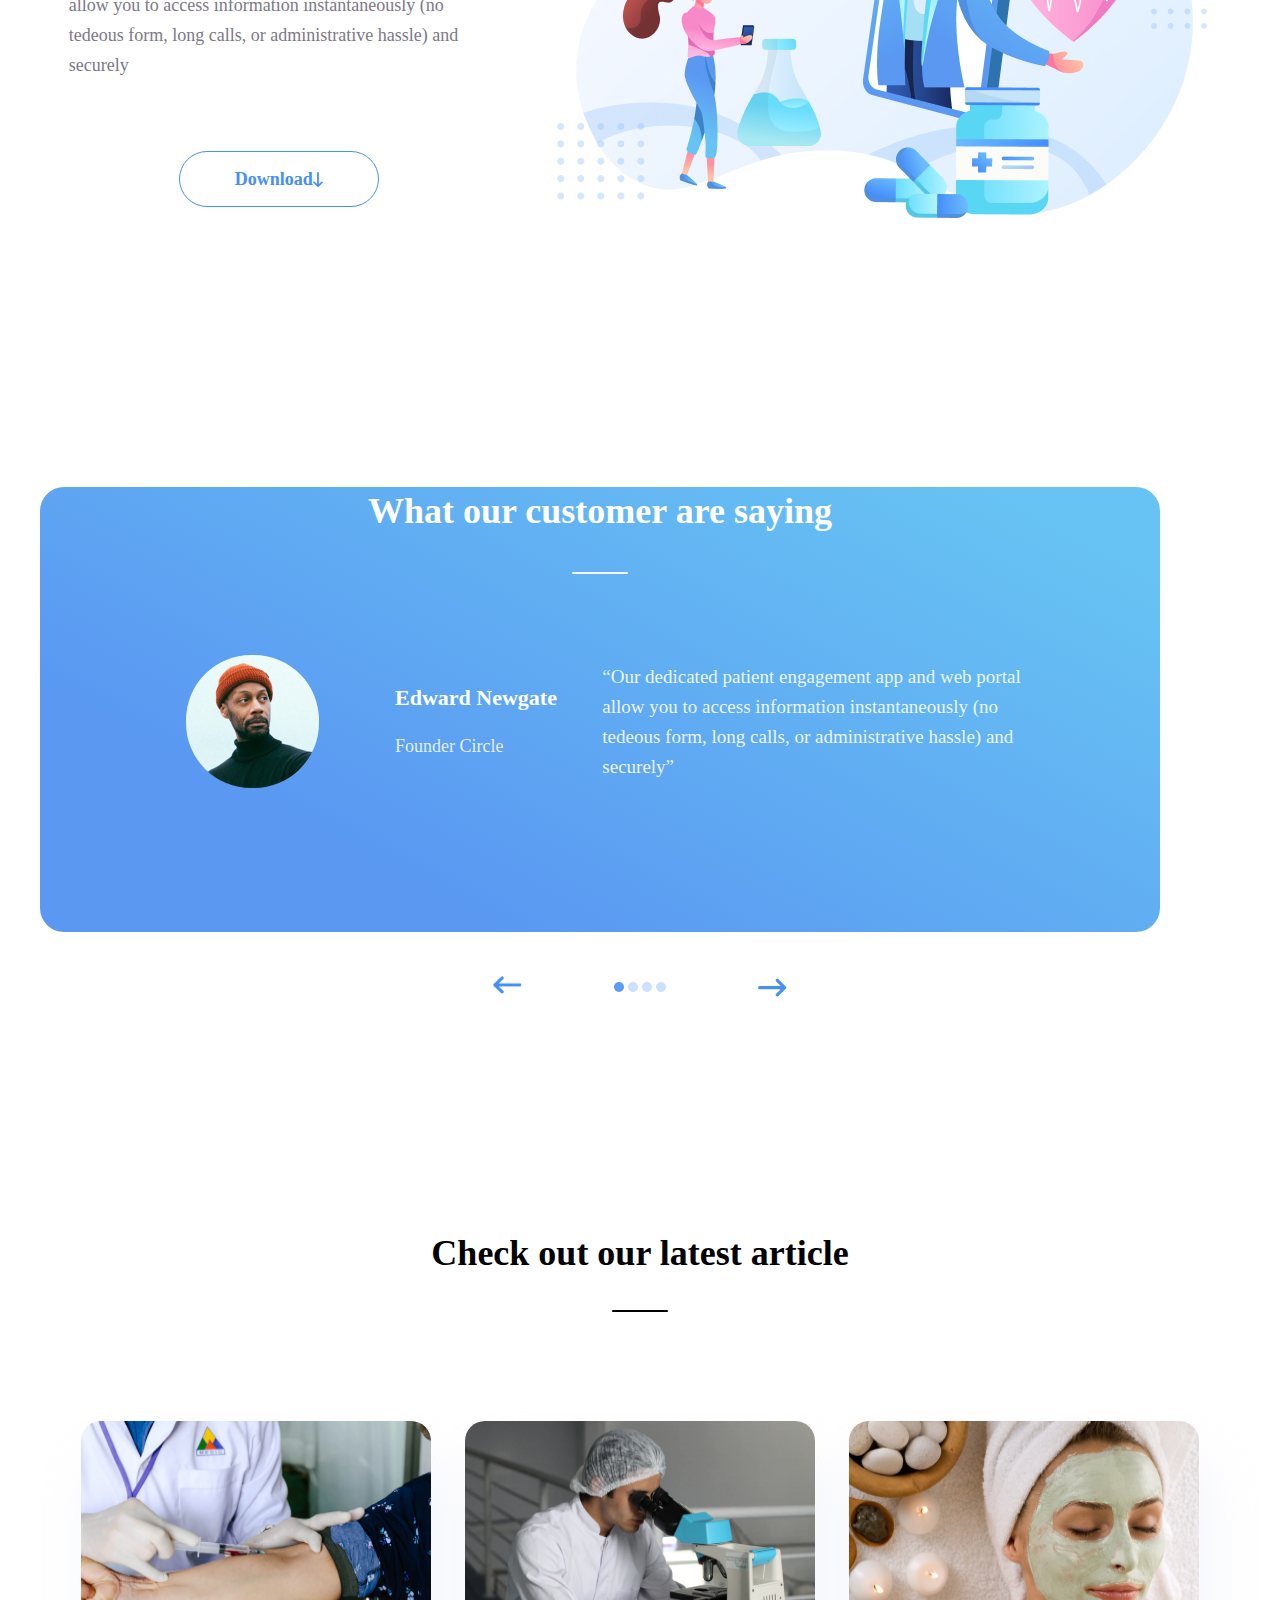
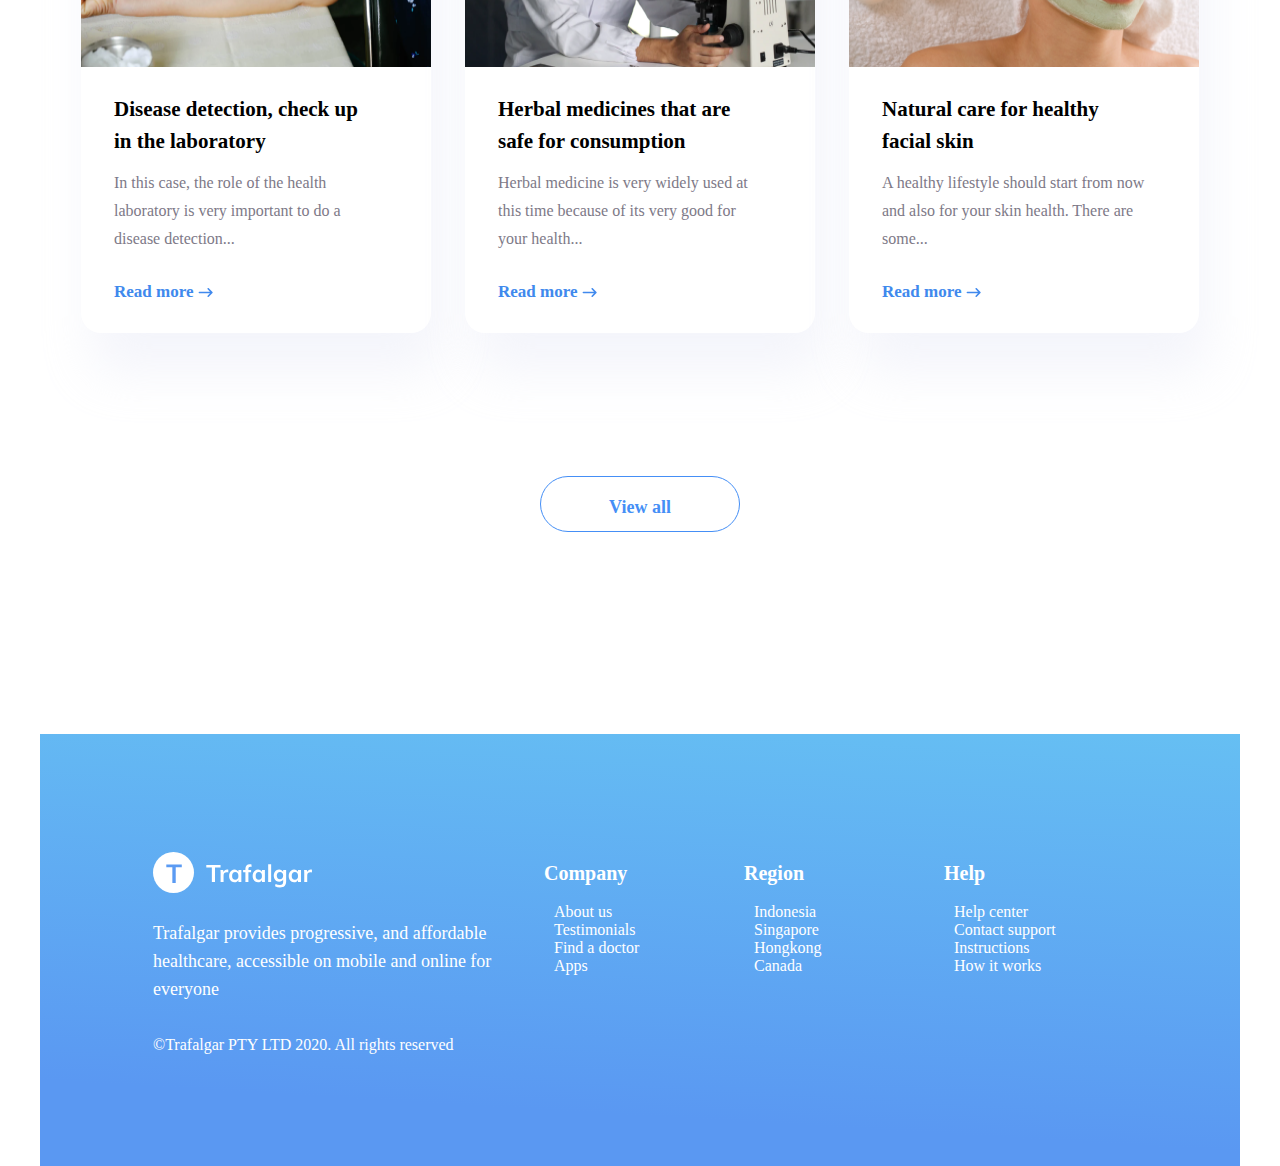
<file: Trafalgarlar.html>
<!DOCTYPE html>
<html lang="en">
<head>
    <meta charset="UTF-8">
    <meta http-equiv="X-UA-Compatible" content="IE=edge">
    <meta name="viewport" content="width=device-width, initial-scale=1.0">
    <title>Trafalgar</title>
    <link rel="stylesheet" href="./style/main.css">
</head>
<body >
    <div class="container">
        <header>
            <section class="header--section">
                <h1>
                    <a href="#">
                        <img src="./imege/Image/logojon.svg" alt="logo trafalgar">
                    </a>
                </h1>
                <div class="nav--bar">
                    <ul>
                        <li><a class="home-nav" href="#">Home</a></li>
                        <li><a class="nav" href="#">Find a doctor</a></li>
                        <li><a class="nav" href="#">Apps</a></li>
                        <li><a class="nav" href="#">Testimonials</a></li>
                        <li><a class="nav" href="#">About us</a></li>
                    </ul>
                </div>
            </section>
        </header>
        <main>
            <section class="main-section-1">
                <div class="virtual-box-hfy">
                    <h2 class="virtual-heading-hfy">Virtual healthcare 
                        for you</h2>
                        <p class="virtual-text-hfy">Trafalgar provides progressive, and affordable 
                            healthcare, accessible on mobile and online 
                            for everyone</p>
                            <button class="virtual-consult-btn">Consult Today</button>
                </div>
                <img
                 src="./imege/Image/trafalgar-header illustration 1.png"
                  alt="consultatsia"
                  >
            </section>
            <section class="main-section-2">
                <div class="heading-osb">
                <h2 class="our--services">
                    Our services
                </h2>
                <div class="our--services-line">
                    <span class="line"></span>
                </div>
                <p class="our--services-text">
                    We provide to you the best choiches for you. Adjust it to your health needs and make sure your undergo treatment
                 with our highly qualified doctors you can consult with us which type of service is suitable for your health
                </p>
                </div>
                <div class="six__boxes-flex">
                    <div class="boxes-flex_cards">
                        <img src="./imege/Image/lupa (4).svg" alt="lupa img">
                        <h2 class="boxes__cards-heading-2">
                            Online pharmacy
                        </h2>
                        <p class="boxes__cards-info-text">
                            Buy  your medicines with our mobile application with a simple delivery system
                        </p>
                    </div>
                    <div class="boxes-flex_cards">
                        <img src="./imege/Image/Frame.svg" alt="frame img">
                        <h2 class="boxes__cards-heading-2">
                            Online pharmacy
                        </h2>
                        <p class="boxes__cards-info-text">
                            Buy  your medicines with our mobile application with a simple delivery system
                        </p>
                    </div>
                    <div class="boxes-flex_cards">
                        <img src="./imege/Image/consult.svg" alt="consult img">
                        <h2 class="boxes__cards-heading-2">
                            Consultation
                        </h2>
                        <p class="boxes__cards-info-text">
                            Free consultation with our trusted doctors and get the best recomendations
                        </p>
                    </div>
                    <div class="boxes-flex_cards">
                        <img src="./imege/Image/deals info.svg" alt="deals info img">
                        <h2 class="boxes__cards-heading-2">
                            Details info
                        </h2>
                        <p class="boxes__cards-info-text">
                            Free consultation with our trusted doctors and get the best recomendations
                        </p>
                    </div>
                    <div class="boxes-flex_cards">
                        <img src="./imege/Image/emergency care.svg" alt="emergencycare img">
                        <h2 class="boxes__cards-heading-2">
                            Emergency care
                        </h2>
                        <p class="boxes__cards-info-text">
                            You can get 24/7 urgent care for yourself or your children and your
                            lovely family
                        </p>
                    </div>
                    <div class="boxes-flex_cards">
                        <img src="./imege/Image/tracking.svg" alt="tracking img">
                        <h2 class="boxes__cards-heading-2">
                            Tracking
                        </h2>
                        <p class="boxes__cards-info-text">
                            Track and save your medical history and health data 
                        </p>
                    </div>
                </div>
                <div class="button-box-osb">
                    <button class="button-trs"><span>Learn more</span></button>
                </div>
            </section>
            <section class="main-section-3">
                <img src="./imege/Image/trafalgar-illustration sec02 1.png" alt="img">
                <div class="leading-boxs-hp">
                    <h2 class="leading-text-hp">
                        Leading healthcare providers
                    </h2>
                    <div class="our-services-line">
                        <span class="line"></span>
                    </div>
                    <p class="leading-consult-hp">
                        Trafalgar provides progressive, and affordable healthcare, accessible on mobile and online for everyone. To us, it’s not just work. We take pride 
                        in the solutions we deliver
                    </p>
                    <div class="button-box-osb">
                    <button class="button-trs"><span>Learn more</span></button>
                </div>
                </div>
                
            </section>
            <section class="main-section-4">
                <div class="dowland-heading-oma">
                    <h2 class="dowland-text-oma">
                        Download our 
                        mobile apps
                    </h2>
                    <div class="our-services-line">
                        <span class="line"></span>
                    </div>
                    <p class="dowland-consult-oma">Our dedicated patient engagement app and 
                        web portal allow you to access information instantaneously (no tedeous form, long calls, 
                        or administrative hassle) and securely</p>
                        <div class="dowland-button-oma">
                    <button class="button-oma"><span>Download <img src="./imege/Image/app-dowload-icon.svg" alt="icon"></span>
                    </button>
                </div>
                     </div>
               <img src="./imege/Image/app-illustration.png" alt="img">
                
            </section>
            <section class="main-section-5">
                <div class="saying-customer">
                    <h2 class="saying-text-cus">What our customer are saying</h2>
                    <div class="div-line-3"><span class="line-3"></span></div>
                    <div class="what-saying">
                    <img src="./imege/Image/image 1.png" alt="img avatar">
                    <div class="what-our-cus">
                        <h2 class="our-cus">Edward Newgate</h2>
                        <p class="our-cus-text">Founder Circle</p>
                    </div>
                    <div class="our-text-cus">
                        <p class="our-cus-tex-2">“Our dedicated patient engagement app and 
                        web portal allow you to access information instantaneously (no tedeous form, long calls, 
                        or administrative hassle) and securely”</p>
                    </div>
                </div>
                </div>
                <div class="icons">
                  <div class="icon-ocs">
                    <img class="circle" src="./imege/Image/Vector.png"
                     alt="icon">
                </div>
                <div class="icon-ocs-2">
                    <img class="dumaloq" src="./imege/Image/Ellipse 5.svg" alt="img">
                    <img class="dumaloq-2" src="./imege/Image/Ellipse 3.png" alt="img">
                    <img class="dumaloq-2" src="./imege/Image/Ellipse 3.png" alt="img">
                    <img class="dumaloq-2" src="./imege/Image/Ellipse 3.png" alt="img">
                </div>
                <div class="circle-2">
                    <img src="./imege/Image/Vector (1).svg" alt="icon">
                </div>  
                </div>
            </section>
            <section class="main-section-6">
                <div class="latest-article">
                    <h2 class="latest-article-text">Check out our latest article</h2>
                 <div class="our--services-line">
                    <span class="line"></span>
                 </div>
                </div>
                <div class="three-boxes-flex">
                    <div class="flex_cards-box">
                        <img class="flex_cards-box-img" src="./imege/Image/image 2.png" alt="img">
                        <h2 class="flex_cards-box-text">Disease detection, check 
                            up in the laboratory</h2>
                        <p class="flex_cards-box-info">In this case, the role of the health laboratory is very important to do
                            a disease detection...</p>
                        <a class="flex_cards-box-link" href="#">Read more
                            <img src="./imege/Image/Vector (2).svg" alt="vector">
                        </a>
                    </div>
                    <div class="flex_cards-box">
                        <img class="flex_cards-box-img" src="./imege/Image/image 2 (1).png" alt="img">
                        <h2 class="flex_cards-box-text">Herbal medicines that are 
                            safe for consumption</h2>
                        <p class="flex_cards-box-info">Herbal medicine is very widely used at this time because of its very good for your health...</p>
                        <a class="flex_cards-box-link" href="#">Read more
                            <img src="./imege/Image/Vector (2).svg" alt="vector">
                        </a>
                    </div>
                    <div class="flex_cards-box">
                        <img class="flex_cards-box-img" src="./imege/Image/image 3.png" alt="img">
                        <h2 class="flex_cards-box-text">Natural care for healthy 
                            facial skin</h2>
                        <p class="flex_cards-box-info">A healthy lifestyle should start from now and also for your skin health.
                            There are some...</p>
                        <a class="flex_cards-box-link" href="#">Read more
                            <img src="./imege/Image/Vector (2).svg" alt="vector">
                        </a>
                    </div>
                </div>
                <div class="button-box-osb">
                    <button class="button-trs"><span>View all</span></button>
                </div>
            </section>
        </main>
        <footer>
            <section class="footer-box">
                <div class="footer-box-div">
                    <div class="footer-box-div-2">
                        <img src="./imege/Image/Group 7.svg" alt="logojon-2">
                        <h3 class="box-div-2-info">Trafalgar provides progressive, and affordable healthcare, accessible on mobile and online 
                            for everyone</h3>
                        <p class="box-div-2-info-2">©Trafalgar PTY LTD 2020. All rights reserved</p>    
                    </div>
                    <div class="footer-box-div-3">
                        <h2 class="box-div-3-h2">Company</h2>
                        <ul class="box-div-3-ul">
                            <li><a class="box-div-3-li" href="#">About us</a></li>
                            <li><a class="box-div-3-li" href="#">Testimonials</a></li>
                            <li><a class="box-div-3-li" href="#">Find a doctor</a></li>
                            <li><a class="box-div-3-li" href="#">Apps</a></li>
                        </ul>
                    </div>
                    <div class="footer-box-div-4">
                        <h2 class="box-div-3-h2">Region</h2>
                        <ul class="box-div-3-ul">
                            <li><a class="box-div-3-li" href="#">Indonesia</a></li>
                            <li><a class="box-div-3-li" href="#">Singapore</a></li>
                            <li><a class="box-div-3-li" href="#">Hongkong</a></li>
                            <li><a class="box-div-3-li" href="#">Canada</a></li>
                        </ul>
                    </div>
                    <div class="footer-box-div-5">
                        <h2 class="box-div-3-h2">Help</h2>
                        <ul class="box-div-3-ul">
                            <li><a class="box-div-3-li" href="#">Help center</a></li>
                            <li><a class="box-div-3-li" href="#">Contact support</a></li>
                            <li><a class="box-div-3-li" href="#">Instructions</a></li>
                            <li><a class="box-div-3-li" href="#">How it works</a></li>
                        </ul>
                    </div>
                </div>
            </section>
        </footer>
    </div>
</body>
</html>
</file>
<file: style.css/main.css>
* {
    font-family: "Rubik","Roboto",sans-serif;
    box-sizing: border-box;
    text-decoration: none;
    list-style: none;
}

.container {
    max-width: 1200px;
    margin: 0 auto;
}

.main-header {
    position: fixed;
    top: 15px;
    margin-bottom: 33px;
    width: 1200px;
    height: 70px;
}

.header-section {
    display: flex;
    justify-content: space-between;
    align-items: center;
}

.header-section-1 {
    display: flex;
    align-items: center;
    justify-content: center;
}

.header-section-1 h1 {
    margin-left: 50px;
    margin-right: 64px;
}

.nav-bar ul {
    display: flex;
    gap: 40px;
}

.nav-bar ul li a {
    font-family: 'Roboto';
    font-style: normal;
    font-weight: 400;
    font-size: 15px;
    line-height: 18px;
    /* identical to box height, or 120% */
    color: #071330;
}

.header-button {
    display: flex;
    align-items: center;
    justify-content: center;
}

.btn-primary {
    width: 152px;
    height: 40px;
    background: #3D55F9;
    border-radius: 12px;
    border: none;
    cursor: pointer;
}

.btn-primary span {
    font-family: 'Roboto';
    font-style: normal;
    font-weight: 400;
    font-size: 16px;
    line-height: 20px;
    /* identical to box height, or 125% */
    text-align: center;
    color: #FFFFFF;
}

.btn-primary:hover {
    background: #273AB8;
}

.btn-primary:active {
    background: #4B57A9;
}

.btn-primary:focus {
    border: 2px solid #3D55F9;
}

.main-sec-1 {
    display: flex;
    align-items: center;
    justify-content: center;
    margin-top: 140px;
    margin-bottom: 234px;
}

.healthy-skin {
    width: 460px;
    height: 100px;
    font-family: 'Roboto';
    font-style: normal;
    font-weight: 400;
    font-size: 43px;
    line-height: 50px;
    /* or 115% */
    color: #071330;
}

.healthy-skin-p {
    width: 450px;
    height: 97px;
    margin-top: 81px;
    font-family: 'Roboto';
    font-style: normal;
    font-weight: 400;
    font-size: 18px;
    line-height: 32px;
    /* or 178% */
    color: #071330;
}

.healthy-skin-img {
    width: 600px;
    height: 593px;
}

.healthy-skin-box {
    display: flex;
    align-items: center;
    justify-content: space-between;
    margin-top: 24px;
}

.healthy-skin-box button {
    flex-direction: row-reverse;
    width: 172px;
    height: 56px;
}

.main-sec-2 {
    display: flex;
    align-items: center;
    justify-content: center;
    margin-bottom: 420px;
}

.phone-img {
    width: 270px;
    height: 554px;
    margin-right: 266px;
}

.title {
    width: 137px;
    height: 20px;
    font-family: 'Roboto';
    font-style: normal;
    font-weight: 400;
    font-size: 16px;
    line-height: 20px;
    /* identical to box height, or 125% */
    color: #3D55F9;
}

.big-title {
    width: 389px;
    height: 94px;
    font-family: 'Roboto';
    font-style: normal;
    font-weight: 400;
    font-size: 40px;
    line-height: 47px;
    /* or 117% */
    color: #071330;
}

.info {
    width: 437px;
    height: 97px;
    font-family: 'Roboto';
    font-style: normal;
    font-weight: 400;
    font-size: 18px;
    line-height: 32px;
    /* or 178% */
    color: #071330;
}

.main-sec-3 {
    align-items: center;
    justify-content: center;
}

.main-sec-3 h2 {
    width: 700px;
    height: 94px;
    font-family: 'Roboto';
    font-style: normal;
    font-weight: 400;
    font-size: 40px;
    line-height: 47px;
    /* or 117% */
    text-align: center;
    color: #071330;
    margin-bottom: 66px;
    margin-left: 250px;
}

.treatment-options {
    display: flex;
    align-items: center;
    justify-content: center;
}

.treatment-options img {
    width: 331px;
    height: 431px;
}

.new-options span {
    padding-top: 13px;
    font-family: 'Roboto';
    font-style: normal;
    font-weight: 400;
    font-size: 20px;
    line-height: 32px;
    /* identical to box height, or 160% */
    color: #FFFFFF;
    display: flex;
    justify-content: center;
    align-items: center;
}

.new-options div {
    width: 56px;
    height: 56px;
    background: #3D55F9;
    box-shadow: 16px 16px 32px rgba(7, 19, 48, 0.08);
    border-radius: 28px;
    text-align: center;
    
}

.new-options h3 {
    width: 157px;
    height: 32px;
    font-family: 'Roboto';
    font-style: normal;
    font-weight: 400;
    font-size: 20px;
    line-height: 32px;
    /* identical to box height, or 160% */
    color: #071330;
    margin-top: 24px;
}

.new-options p {
    width: 535px;
    height: 96px;
    font-family: 'Roboto';
    font-style: normal;
    font-weight: 400;
    font-size: 18px;
    line-height: 32px;
    /* or 178% */
    color: rgba(7, 19, 48, 0.6);
    margin-top: 23px;
    margin-right: 200px;
}

.main-sec-4 {
    align-items: center;
    justify-content: center;
    margin-top: 189px;
    margin-bottom: 217px
}

.sec4-h2 {
    width: 693px;
    height: 112px;
    font-family: 'Roboto';
    font-style: normal;
    font-weight: 400;
    font-size: 27px;
    line-height: 56px;
    /* or 207% */
    text-align: center;
    color: #F0BCA3;
    margin-left: 250px;
}

.customers-name {
    display: flex;
    align-items: center;
    justify-content: center;
    margin-top: 91px;
    margin-bottom: 154px;
}

.robyn-kutka {
    font-family: 'Roboto';
    font-style: normal;
    font-weight: 400;
    font-size: 18px;
    line-height: 32px;
    /* identical to box height, or 178% */
    text-align: center;
    color: rgba(7, 19, 48, 0.6);
}

.info-div {
    display: flex;
    align-items: center;
    justify-content: center;
}

.informations-2 {
    margin-left: 250px;
    margin-right: 266px;
}

.info-div-1 {
    display: flex;
    align-items: center;
    justify-content: center;
}

.info-div-1 h2 {
    flex-direction: row-reverse;
    width: 462px;
    height: 47px;
}

.info-div-1 p {
    flex-direction: row-reverse;
    width: 468px;
    height: 97px;
}

.info-div-2 {
    display: flex;
    align-items: center;
    justify-content: center;
    margin-top: 200px;
}

.info-div-2 h2 {
    flex-direction: row-reverse;
    width: 354px;
    height: 94px;
}

.info-2 {
    width: 429px;
    height: 65px;
    font-family: 'Roboto';
    font-style: normal;
    font-weight: 400;
    font-size: 12px;
    line-height: 32px;
    /* or 267% */
    color: #071330;
    margin-bottom: 31px;
    margin-top: 33px;
}

.info-div-3 {
    display: flex;
    align-items: center;
    justify-content: center;
    margin-top: 200px;
}

.phone-img2 {
    width: 270px;
    height: 554px;
    margin-right: 266px;
}

.info-div-3 h2 {
    width: 428px;
    height: 140px;
}

.info-div-3 p {
    flex-direction: row-reverse;
    margin-bottom: 6px;
    width: 432px;
    height: 33px;
}

.info-3 {
    width: 468px;
    height: 65px;
    font-family: 'Roboto';
    font-style: normal;
    font-weight: 400;
    font-size: 12px;
    line-height: 32px;
    /* or 267% */
    color: #071330;
    margin-bottom: 63px;
}

.research-monitoring {
    display: flex;
    align-items: center;
    justify-content: center;
    margin-top: 63px;
}

.research-monitoring p {
    font-family: 'Roboto';
    font-style: normal;
    font-weight: 400;
    font-size: 20px;
    line-height: 32px;
    /* identical to box height, or 160% */
    color: #071330;
    margin-left: 24px;
}

.main-sec-5 {
    align-items: center;
    justify-content: center;
    margin-bottom: 240px;
}

.about-remmy {
    width: 108px;
    height: 20px;
    font-family: 'Roboto';
    font-style: normal;
    font-weight: 400;
    font-size: 16px;
    line-height: 20px;
    /* identical to box height, or 125% */
    text-align: center;
    color: #3D55F9;
    margin-left: 500px;
}

.remmy-everyone {
    width: 472px;
    height: 94px;
    font-family: 'Roboto';
    font-style: normal;
    font-weight: 400;
    font-size: 40px;
    line-height: 47px;
    /* or 117% */
    text-align: center;
    color: #071330;
    margin-left: 330px;
}

.remmy-p {
    width: 491px;
    height: 65px;
    font-family: 'Roboto';
    font-style: normal;
    font-weight: 400;
    font-size: 12px;
    line-height: 32px;
    /* or 267% */
    text-align: center;
    color: #071330;
    margin-bottom: 166px;
    margin-left: 330px;
}   

.motivation-remmy {
    display: flex;
    align-items: center;
    justify-content: center;
}

.motivation-img {
    border-radius: 120px 120px 120px 12px;
}

.dont-h3 {
    width: 183px;
    height: 32px;
    font-family: 'Roboto';
    font-style: normal;
    font-weight: 400;
    font-size: 20px;
    line-height: 32px;
    /* identical to box height, or 160% */
    color: #071330;
    margin-top: 24px;
    margin-bottom: 23px;
    margin-left: 129px;
}

.love-h3 {
    width: 183px;
    height: 32px;
    font-family: 'Roboto';
    font-style: normal;
    font-weight: 400;
    font-size: 20px;
    line-height: 32px;
    /* identical to box height, or 160% */
    color: #071330;
    margin-top: 24px;
    margin-bottom: 23px;
    margin-left: 129px;
}

.dont-give-up p {
    width: 440px;
    height: 129px;
    font-family: 'Roboto';
    font-style: normal;
    font-weight: 400;
    font-size: 18px;
    line-height: 32px;
    /* or 178% */
    color: #071330;
    margin-left: 129px;
}

.dont-img {
    margin-left: 129px;
}

.love-yourself {
    margin-left: 110px;
}



.remmy-everyone2 {
    width: 703px;
    height: 47px;
    font-family: 'Roboto';
    font-style: normal;
    font-weight: 400;
    font-size: 40px;
    line-height: 47px;
    /* or 117% */
    text-align: center;
    color: #071330;
    margin-left: 250px;
}

.main-sec-6 {
    align-items: center;
    justify-content: center;
    margin-bottom: 159px;
}

.main-sec-6 p {
    flex-direction: row-reverse;
    width: 907px;
    height: 33px;
    margin-left: 150px;
}

.btn-ills-6 {
    display: flex;
    align-items: center;
    justify-content: center;
}

.btn-ills-6 div:nth-child(1) {
    background: rgba(127, 221, 240, 0.1);
}

.btn-ills-6 div:nth-child(2) {
    background: rgba(95, 174, 236, 0.1);
}

.btn-ills-6 div:nth-child(3) {
    background: rgba(155, 120, 253, 0.08);
}

.btn-ills-6 div:nth-child(4) {
    background: rgba(239, 156, 208, 0.1);
}

.btn-ills-6 div:nth-child(5) {
    background: rgba(246, 132, 94, 0.1);
}

.btn-ills-6 div:nth-child(6) {
    background: rgba(249, 182, 94, 0.1);
}

.btn-ills-4 div:nth-child(1) {
    background: rgba(255, 221, 87, 0.1);
}

.btn-ills-4 div:nth-child(2) {
    background: rgba(171, 224, 80, 0.1);
}

.btn-ills-4 div:nth-child(3) {
    background: rgba(123, 207, 166, 0.1);
}

.btn-ills-4 div:nth-child(4) {
    background: #F7F8FC;
}

.plus {
    display: flex;
    justify-content: center;
    align-items: center;width: 20px;
    height: 20px;
    border-radius: 50%;
    color: #fff;
}

.btn-ills-4 {
    display: flex;
    align-items: center;
    justify-content: center;
}

.btn-ills-10 {
    width: 158px;
    height: 104px;
    border-radius: 12px;
}

.footer {
    display: flex;
    align-items: center;
    justify-content: center;
    margin-bottom: 83px;
}
.line {
    display: inline-block;
    width: 1100px;
    height: 1px;
    background: rgba(7, 19, 48, 0.05);
    margin-bottom: 84px;
    margin-left: 70px;
}

.footer p {
    font-family: 'Roboto';
    font-style: normal;
    font-weight: 400;
    font-size: 12px;
    line-height: 14px;
    /* identical to box height, or 120% */
    color: rgba(7, 19, 48, 0.5);
    margin-right: 538px;
    margin-left: 60px;
}

.footer-div-2 nav ul {
    display: flex;
    align-items: center;
    justify-content: center;
}

.footer-div-2 ul li a {
    width: 84px;
    height: 18px;
    font-family: 'Roboto';
    font-style: normal;
    font-weight: 400;
    font-size: 15px;
    line-height: 18px;
    /* identical to box height, or 120% */
    color: rgba(7, 19, 48, 0.5);
    margin-right: 40px;
}

.footer-li {
    width: 100px;
    height: 25px;
    font-family: 'Roboto';
    font-style: normal;
    font-weight: 400;
    font-size: 15px;
    line-height: 18px;
    /* identical to box height, or 120% */
    color: rgba(7, 19, 48, 0.5);
    
}
</file>
<file: css/main2.css>
* {
    text-decoration: none;
    list-style: none;
}

.
</file>
<file: style/main.css>
*{
    margin: 0;
    padding: 0;
    box-sizing: border-box;
    font-family: "Mulish";
}

body {
    display: flex;
    align-items:center;
    justify-content: center;
}

.container {
    max-width: 1200px;
}

.header--section {
    display: flex;
    align-items: center;
    justify-content: space-between;
    margin-top: 84px;
}

.nav--bar ul {
    display: flex;
    gap: 40px;
    list-style: none;
}
.nav {
    text-decoration: none;
    font-style: normal;
    font-weight: 400;
    font-size: 18px;
    line-height: 23px;
    /* 1f1534-hyfen */
    color: #1F1534;
    opacity: 0.5;
}

.home-nav {
    text-decoration: none;
    color: #000000;
}

.main-section-1 {
    display: flex;
    align-items: center;
    justify-content: space-around;
}

.virtual-heading-hfy {
    width: 427px;
    height: 113px;
    font-style: normal;
    font-weight: 700;
    font-size: 48px;
    line-height: 56px;
    /* or 117% */
    color: #000000;
    mix-blend-mode: normal;
    margin-bottom: 25px;
}

.virtual-text-hfy {
    width: 445px;
    height: 97px;
    font-style: normal;
    font-weight: 300;
    font-size: 21px;
    line-height: 32px;
    /* or 152% */
    color: #7D7987;
    mix-blend-mode: normal;
    margin-bottom: 49px;
}

.virtual-consult-btn {
    width: 200px;
    height: 57px;
    font-style: normal;
    font-weight: 700;
    font-size: 18px;
    line-height: 60px;
    /* or 333% */
    color: #FFFFFF;
    mix-blend-mode: normal;
    background: #458FF6;
    border-radius: 55px;
    border: none;
}

.main-section-2 {
    margin-top: 219px;
}

.our--services {
    font-style: normal;
    font-weight: 700;
    font-size: 36px;
    line-height: 56px;
    /* identical to box height, or 156% */
    color: #000000;
    mix-blend-mode: normal;
    text-align: center;
}

.our--services-line {
    text-align: center;
    margin-top: 29px;
}
.line {
    width: 56px;
    height: 2px;
    display: inline-block;
    background-color: #000000;
    border-radius: 1px;
    margin-bottom: 33px;
}

.our--services-text {
    text-align: center;
    font-style: normal;
    font-weight: 300;
    font-size: 18px;
    line-height: 30px;
    /* or 167% */
    text-align: center;
    color: #7D7987;
    mix-blend-mode: normal;
}

.six__boxes-flex {
    display: flex;
    flex-wrap: wrap;
    gap: 34px;
    justify-content: center;
    align-items:center;
    margin-top: 78px;
}

.boxes-flex_cards {
    width: 350px;
    height: 354px;
    background: #FFFFFF;
    /* drop shadow */
    box-shadow: 10px 40px 50px rgba(229, 233, 246, 0.4);
    border-radius: 20px;
    padding: 30px;
}



.boxes-flex_cards img {
    margin-bottom: 22px;
    margin-top: 11px;
}

.boxes__cards-heading-2 {
    margin-bottom: 5px;
    width: 196px;
    height: 56px;
    font-style: normal;
    font-weight: 700;
    font-size: 24px;
    line-height: 56px;
    /* identical to box height, or 233% */
    color: #000000;
    mix-blend-mode: normal;
}

.boxes__cards-info-text {
    font-style: normal;
    font-weight: 300;
    font-size: 16px;
    line-height: 28px;
    /* or 175% */
    color: #7D7987;
    mix-blend-mode: normal;
    width: 264px;
    height: 84px;
    margin-bottom: 43px;
}

.button-box-osb {
    display: flex;
    align-items:center;
    justify-content: center;
    margin-top: 71px;
}

.button-trs {
    width: 200px;
    height: 56px;
    border: 1.4px solid #458FF6;
    border-radius: 55px;
    background-color: #FFFFFF;
    cursor: pointer;
 }

.button-trs span {
    font-style: normal;
    font-weight: 700;
    font-size: 18px;
    line-height: 60px;
    /* identical to box height, or 333% */
    color: #458FF6;
    mix-blend-mode: normal;
}

.main-section-3 {
    display: flex;
    align-items:center;
    justify-content: space-around;
    margin-top: 162px;
}

.leading-text-hp {
    width: 481px;
    height: 112px;
    font-style: normal;
    font-weight: 700;
    font-size: 36px;
    line-height: 56px;
    /* or 156% */
    color: #000000;
    mix-blend-mode: normal;
}

.leading-line-hp {
    text-align: center;
    margin-top: 26px;
    margin-bottom: 31px;
}

.main-section-3 img {
    margin-right: 142px;
}

.leading-consult-hp {
    width: 450px;
    height: 120px;
    font-style: normal;
    font-weight: 300;
    font-size: 18px;
    line-height: 30px;
    /* or 167% */
    color: #7D7987;
    mix-blend-mode: normal;
}

.main-section-4 {
    display: flex;
    align-items:center;
    justify-content: space-around;
    margin-top: 261px;
}

.dowland-text-oma{
    width: 254px;
    height: 96px;
    font-style: normal;
    font-weight: 700;
    font-size: 36px;
    line-height: 48px;
    /* or 133% */
    color: #000000;
    mix-blend-mode: normal;
    margin-bottom: 30px;
}

.dowland-consult-oma {
    width: 420px;
    height: 120px;
    font-style: normal;
    font-weight: 300;
    font-size: 18px;
    line-height: 30px;
    /* or 167% */
    color: #7D7987;
    mix-blend-mode: normal;
}

.dowland-button-oma {
    display: flex;
    align-items:center;
    justify-content: center;
    margin-top: 71px;
}

.button-oma {
    width: 200px;
    height: 56px;
    border: 1.4px solid #458FF6;
    border-radius: 55px;
    justify-content: center;
    align-items:center;
    display: flex;
    cursor: pointer;
    background-color: #FFFFFF;
}

.button-oma span {
    font-style: normal;
    font-weight: 700;
    font-size: 18px;
    line-height: 60px;
    /* or 333% */
    display: flex;
    align-items: center;
    color: #458FF6;
    mix-blend-mode: normal;
}
    
.main-section-5 {
    align-items:center;
    justify-content: center;
}

.saying-customer {
    width: 1120px;
    height: 445px;
    background: linear-gradient(208.18deg, #67C3F3 9.05%, #5A98F2 76.74%);
    border-radius: 24px;
    margin-top: 269px;
}

.saying-text-cus {
    text-align: center;
    font-style: normal;
    font-weight: 700;
    font-size: 36px;
    line-height: 48px;
    /* identical to box height, or 133% */
    color: #FFFFFF;
    mix-blend-mode: normal;
    margin-top: 61px;
}

.div-line-3 {
    text-align: center;
    margin-top: 25px;
    margin-bottom: 77px;
}

.line-3 {
    align-items:center;
    display: inline-block;
    width: 56px;
    height: 2px;
    background: #FFFFFF;
    border-radius: 6px;
}

.what-saying {
    align-items:center;
    display: flex;
    justify-content: space-around;
}

.what-saying img {
    border-radius:65px;
    margin-left: 124px;
    margin-right: 33px;
}

.our-cus {
    width: 164px;
    height: 48px;
    font-style: normal;
    font-weight: 700;
    font-size: 22px;
    line-height: 48px;
    /* identical to box height, or 218% */
    color: #FFFFFF;
    mix-blend-mode: normal;
}

.our-cus-text {
    width: 119px;
    height: 48px;
    font-style: normal;
    font-weight: 400;
    font-size: 18px;
    line-height: 48px;
    /* identical to box height, or 267% */
    color: rgba(255, 255, 255, 0.85);
    mix-blend-mode: normal;
}

.our-text-cus {
    margin-right: 116px;
}

.our-cus-tex-2 {
    width: 420px;
    height: 120px;
    font-style: normal;
    font-weight: 400;
    font-size: 19px;
    line-height: 30px;
    /* or 158% */
    color: rgba(255, 255, 255, 0.9);
    mix-blend-mode: normal;
}

.icons {
    display: flex;
    align-items: center;
    justify-content: center;
    margin-top: 44px;
}

.circle {
    width: 29px;
    height: 18px;
    margin-right: 92px;
    color: #8fb2e2;
}

.circle-2 {
    width: 29px;
    height: 18px;
    margin-left: 92px;
}

.main-section-6 {
    margin-top: 227px;
}

.latest-article {
    text-align: center;
}

.latest-article-text {
    font-style: normal;
    font-weight: 700;
    font-size: 36px;
    line-height: 56px;
    /* identical to box height, or 156% */
    text-align: center;
    color: #000000;
    mix-blend-mode: normal;
    margin-bottom: 26px;
}

.three-boxes-flex {
    display: flex;
    gap: 34px;
    justify-content: center;
    align-items:center;
}

.flex_cards-box {
    width: 350px;
    height: 512px;
    background: #FFFFFF;
    /* drop shadow */
    box-shadow: 10px 40px 50px rgba(229, 233, 246, 0.438);
    border-radius: 20px;
    margin-top: 72px;
    margin-bottom: 72px;
}

.flex_cards-box-img {
    border-top-left-radius: 20px;
    border-top-right-radius: 20px;
    width: 350px;
    height: 246px;
}

.flex_cards-box-text {
    margin-top: 22px;
    margin-bottom: 12px;
    margin-left: 33px;
    margin-right: 66px;
    width: 251px;
    height: 64px;
    font-style: normal;
    font-weight: 700;
    font-size: 21px;
    line-height: 32px;
    /* or 152% */
    color: #000000;
    mix-blend-mode: normal;
}

.flex_cards-box-info {
    width: 266px;
    height: 84px;
    margin-bottom: 25px;
    margin-left: 33px;
    font-style: normal;
    font-weight: 300;
    font-size: 16px;
    line-height: 28px;
    /* or 175% */
    color: #7D7987;
    mix-blend-mode: normal;
}

.flex_cards-box-link {
    margin-left: 33px;
    text-decoration: none;
    margin-bottom: 35px;
    font-style: normal;
    font-weight: 600;
    font-size: 17px;
    line-height: 28px;
    /* identical to box height, or 165% */
    color: #4089ED;
    mix-blend-mode: normal;
}

.footer-box {
    /* display: flex;
    align-items: center;
    justify-content: center; */
    /* width: 1600px; */
    height: 432px;
    background: linear-gradient(183.41deg, #67C3F3 -8.57%, #5A98F2 82.96%);
    margin-top: 202px;
}

.footer-box-div {
    display: flex;
}

.footer-box-div-2 {
    margin-top: 118px;
    margin-left: 113px;
}

.box-div-2-info {
    margin-top: 22px;
    margin-bottom: 33px;
    width: 391px;
    height: 84px;
    font-style: normal;
    font-weight: 300;
    font-size: 18px;
    line-height: 28px;
    /* or 156% */
    color: #FFFFFF;
    mix-blend-mode: normal;
}

.box-div-2-info-2 {
    width: 391px;
    height: 28px;
    color: #FFFFFF;
    mix-blend-mode: normal;
}

.box-div-3-h2 {
    width: 92px;
    height: 60px;
    font-style: normal;
    font-weight: 700;
    font-size: 20px;
    line-height: 60px;
    /* identical to box height, or 300% */
    color: #FFFFFF;
    mix-blend-mode: normal;
    margin-top: 109px;
}

.box-div-3-ul {
   font-style: normal;
    width: 200px; 
    size: 18px;
    height: 38px;
    /* or 211% */
    color: #FFFFFF;
    mix-blend-mode: normal;
    list-style: none;
}
.box-div-3-li {
    color: #FFFFFF;
    text-decoration: none;
    margin: 10px;
}
</file>
<file: style.css/main3.css>
.example {
    width: 800px;
    height: 800px;
    background-image: url(../imege/Image/sunset\ desktop\ wallpaper.jpg);
    background-repeat: no-repeat;
    /*background-size: contain;(boxga butun holda ko'rinadi
    background-size: cover;(o'zini width bilan heightni oldi)*/
    background-size: 350px 150px;
    background-position: center;
}

.box {
    width: 400px;
    height: 400px;
    background-image:radial-gradient(
    pink 0%,
    pink 40%,
    blue 40%,
    blue 60%,
    purple 60%,
    purple 100%) 
    /*linear-gradient( /*to right*/ /*50deg, 
    red 0%,
    red 30%,
    blue 30%,
    blue 86%,
    purple 86%, 
    purple 100%);*/
}

.box p {
    font-size: 50px;
    font-weight: 700px;
}
</file>
<file: style.css/main4.css>
* {
    box-sizing: border-box;
}

body {
    display: flex;
    justify-content: space-around;
}

.example {
    width: 300px;
    height: 300px;
    background-color: aqua;
    color: #fff;
}

.example p {
    font-size: 60px;
    font-weight: 700px;
    text-align: center;

}
</file>
